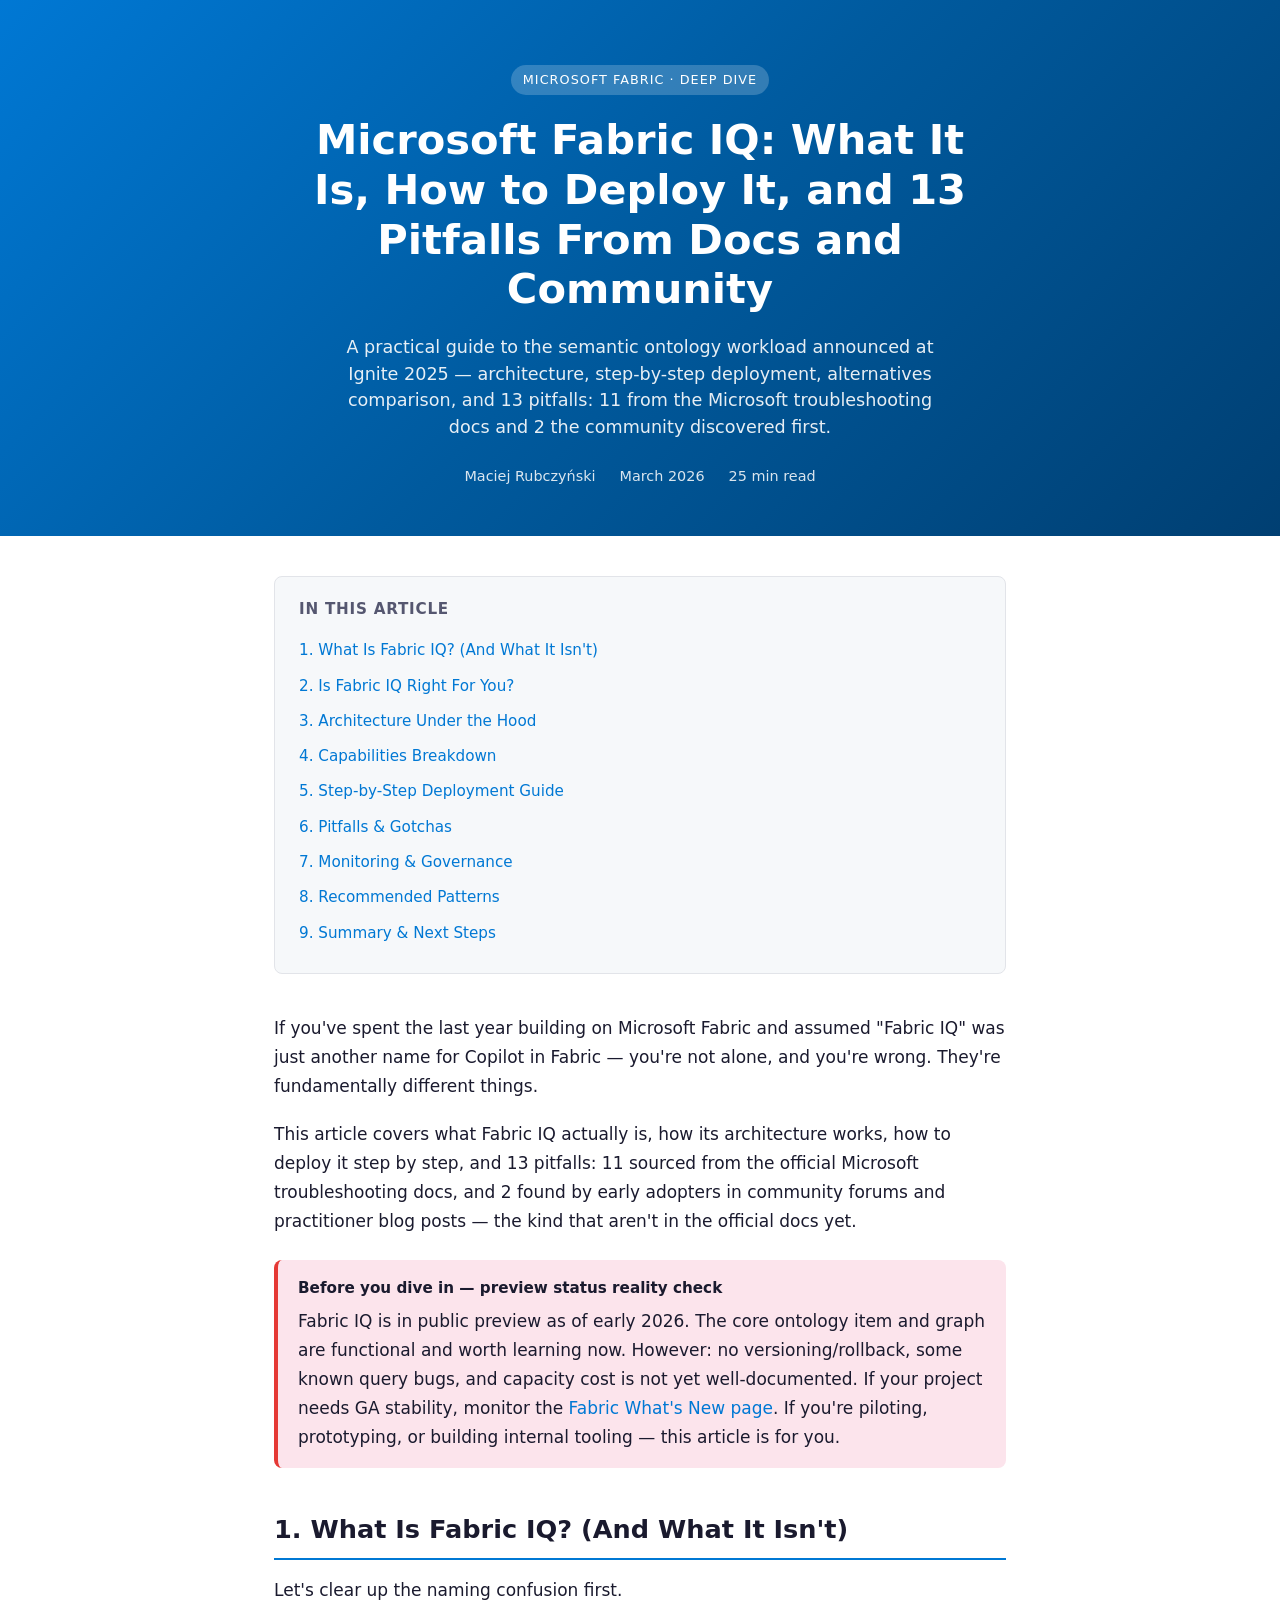
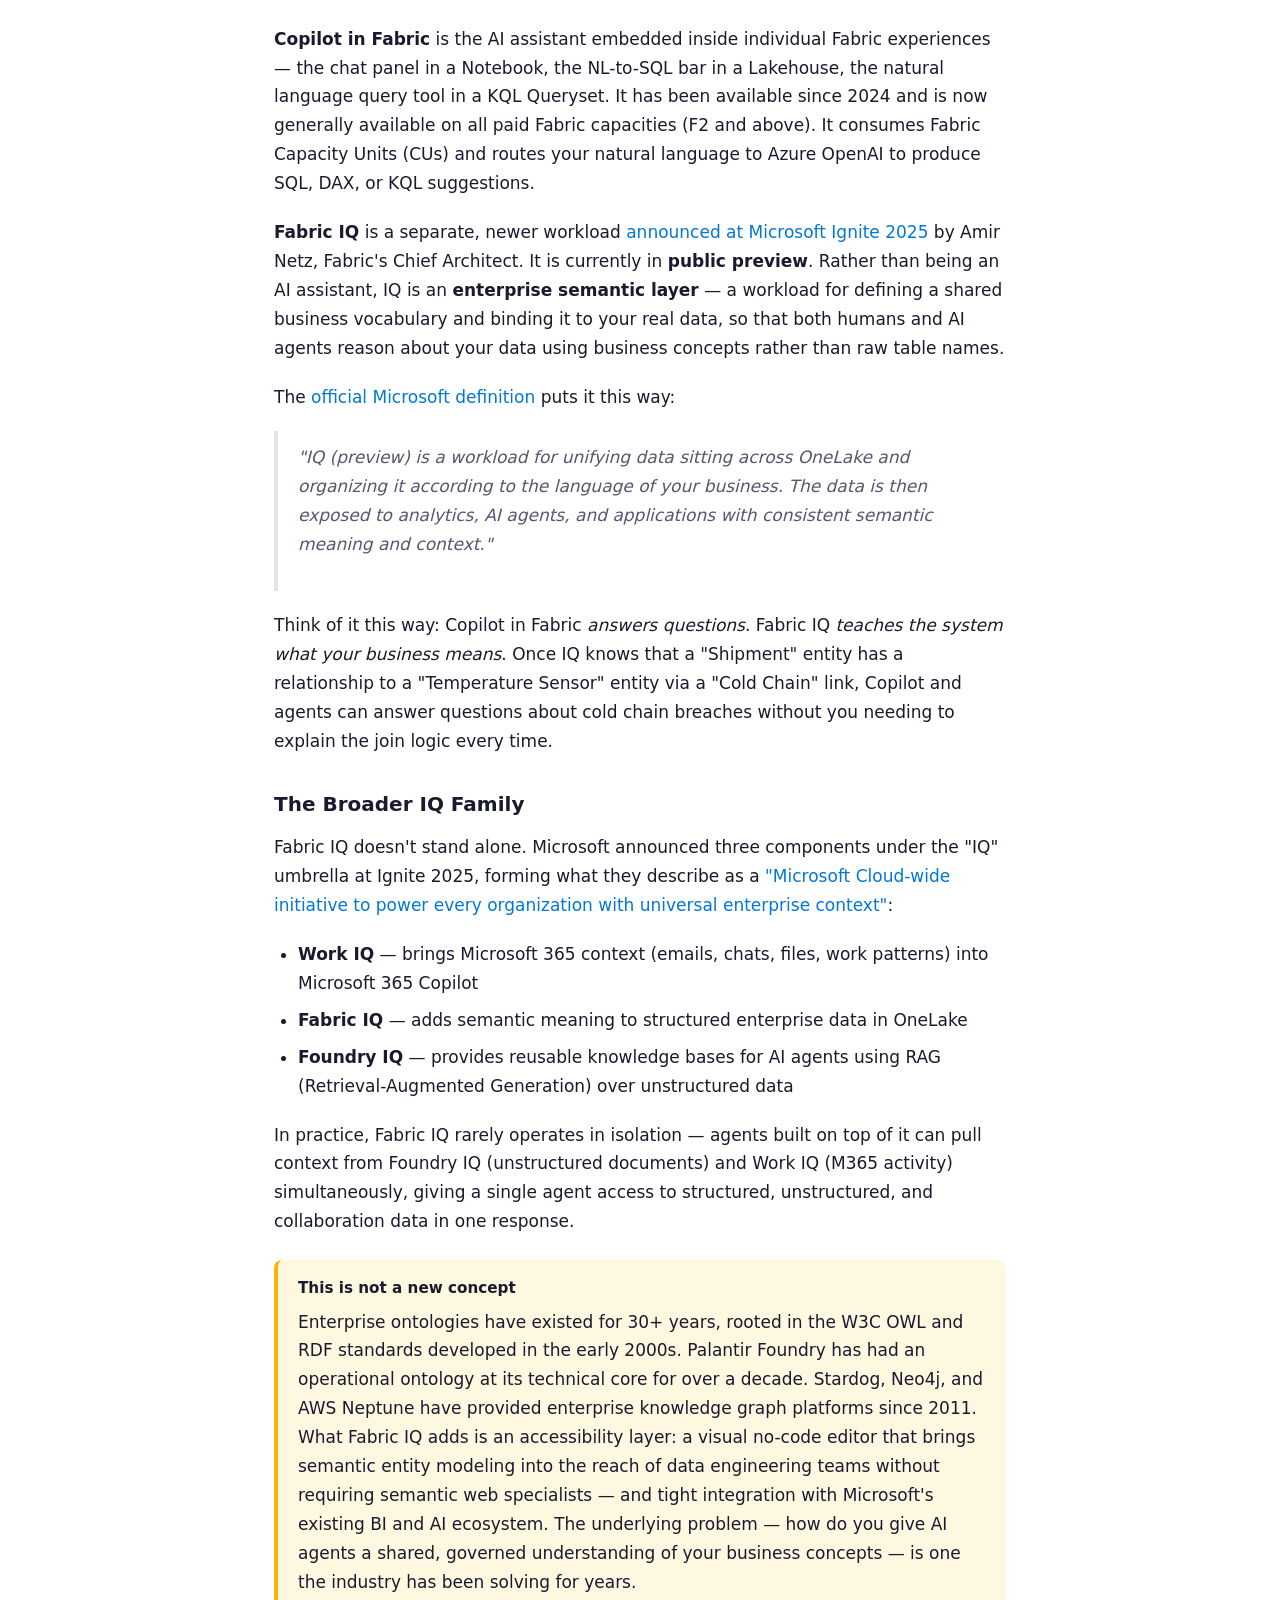
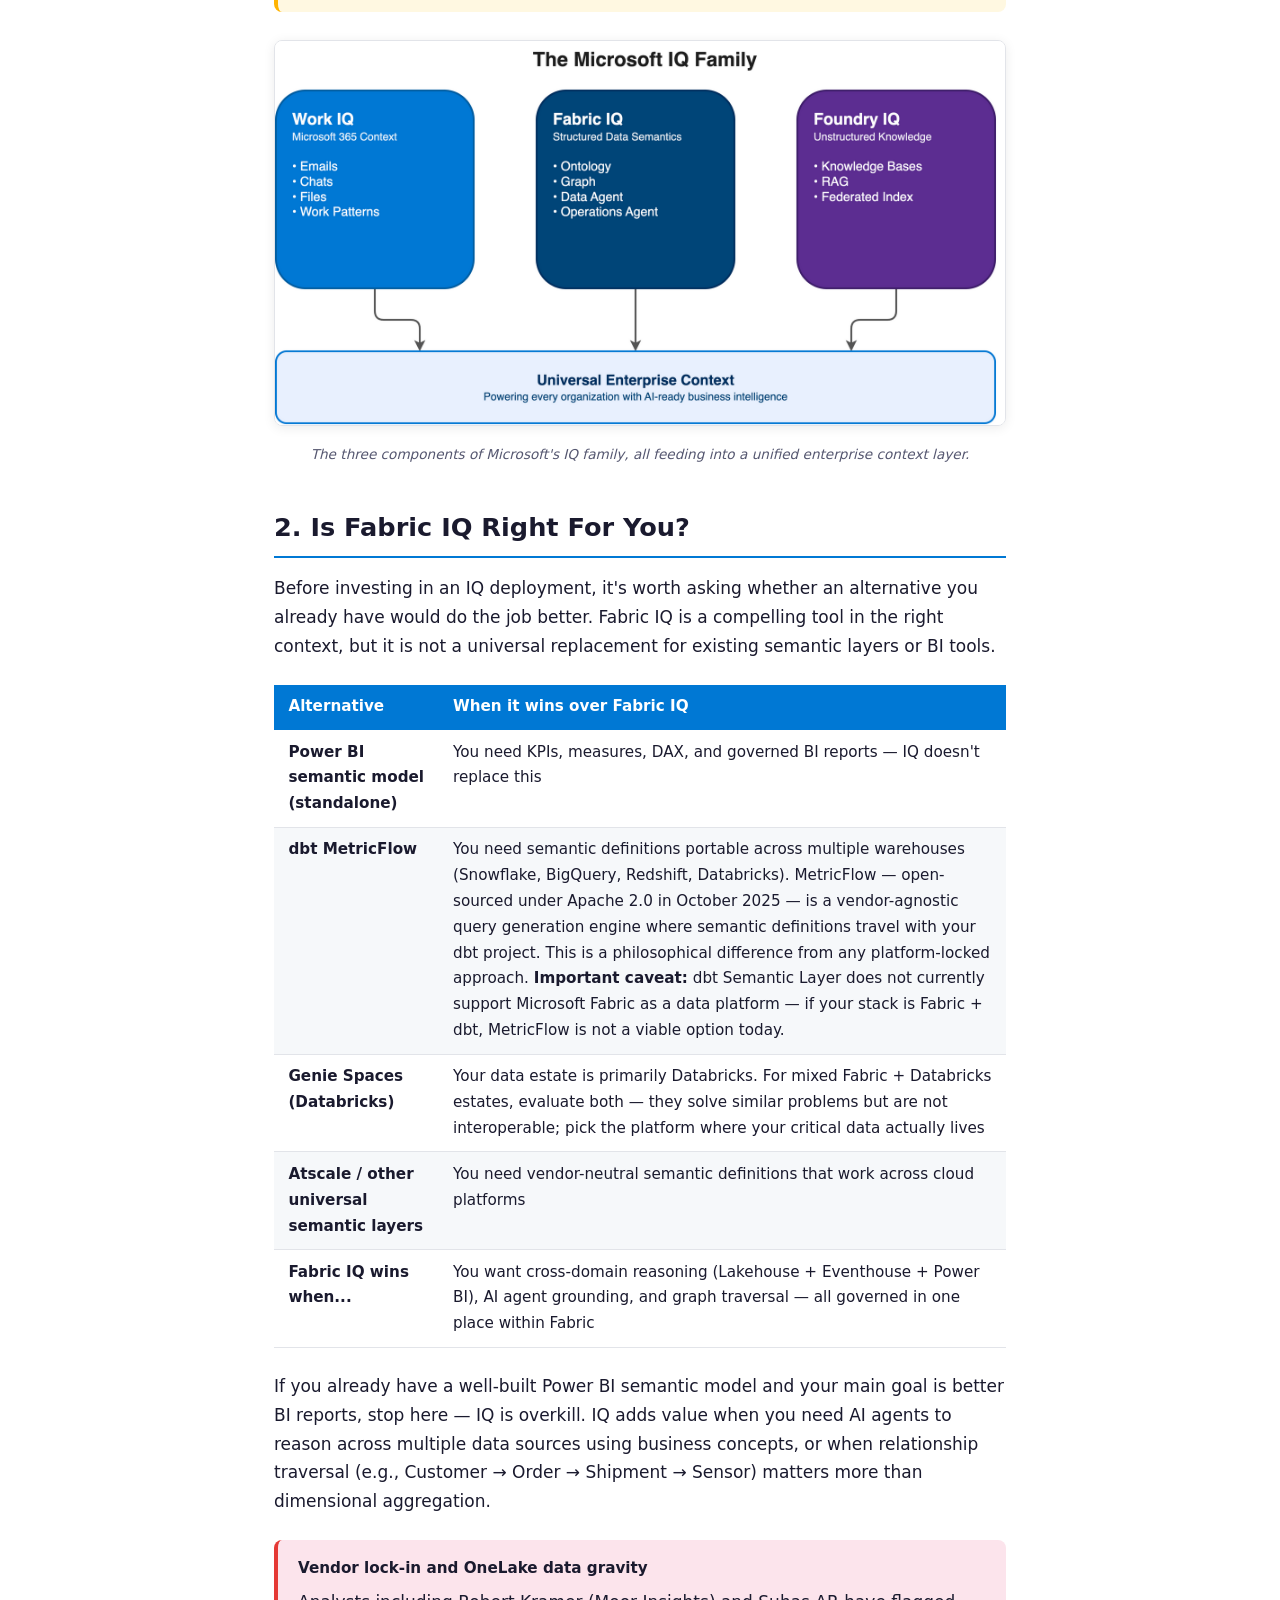
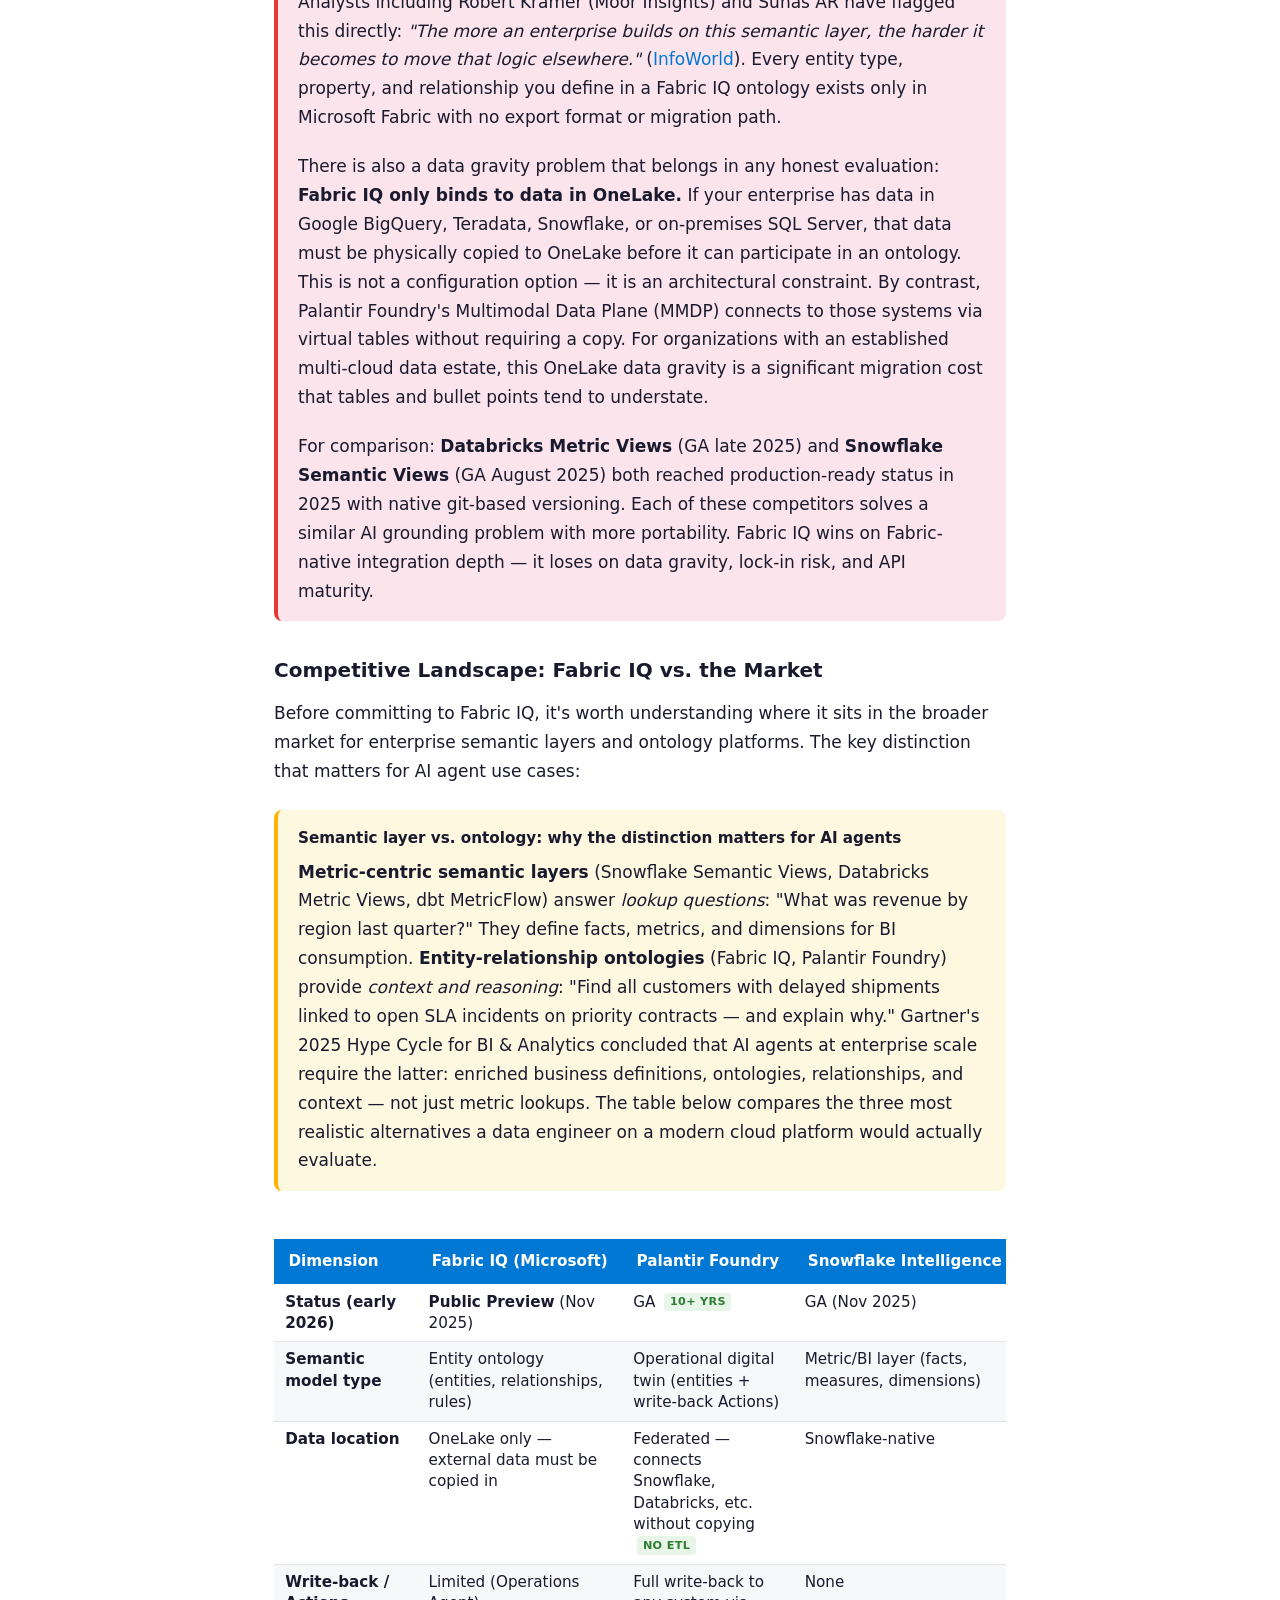
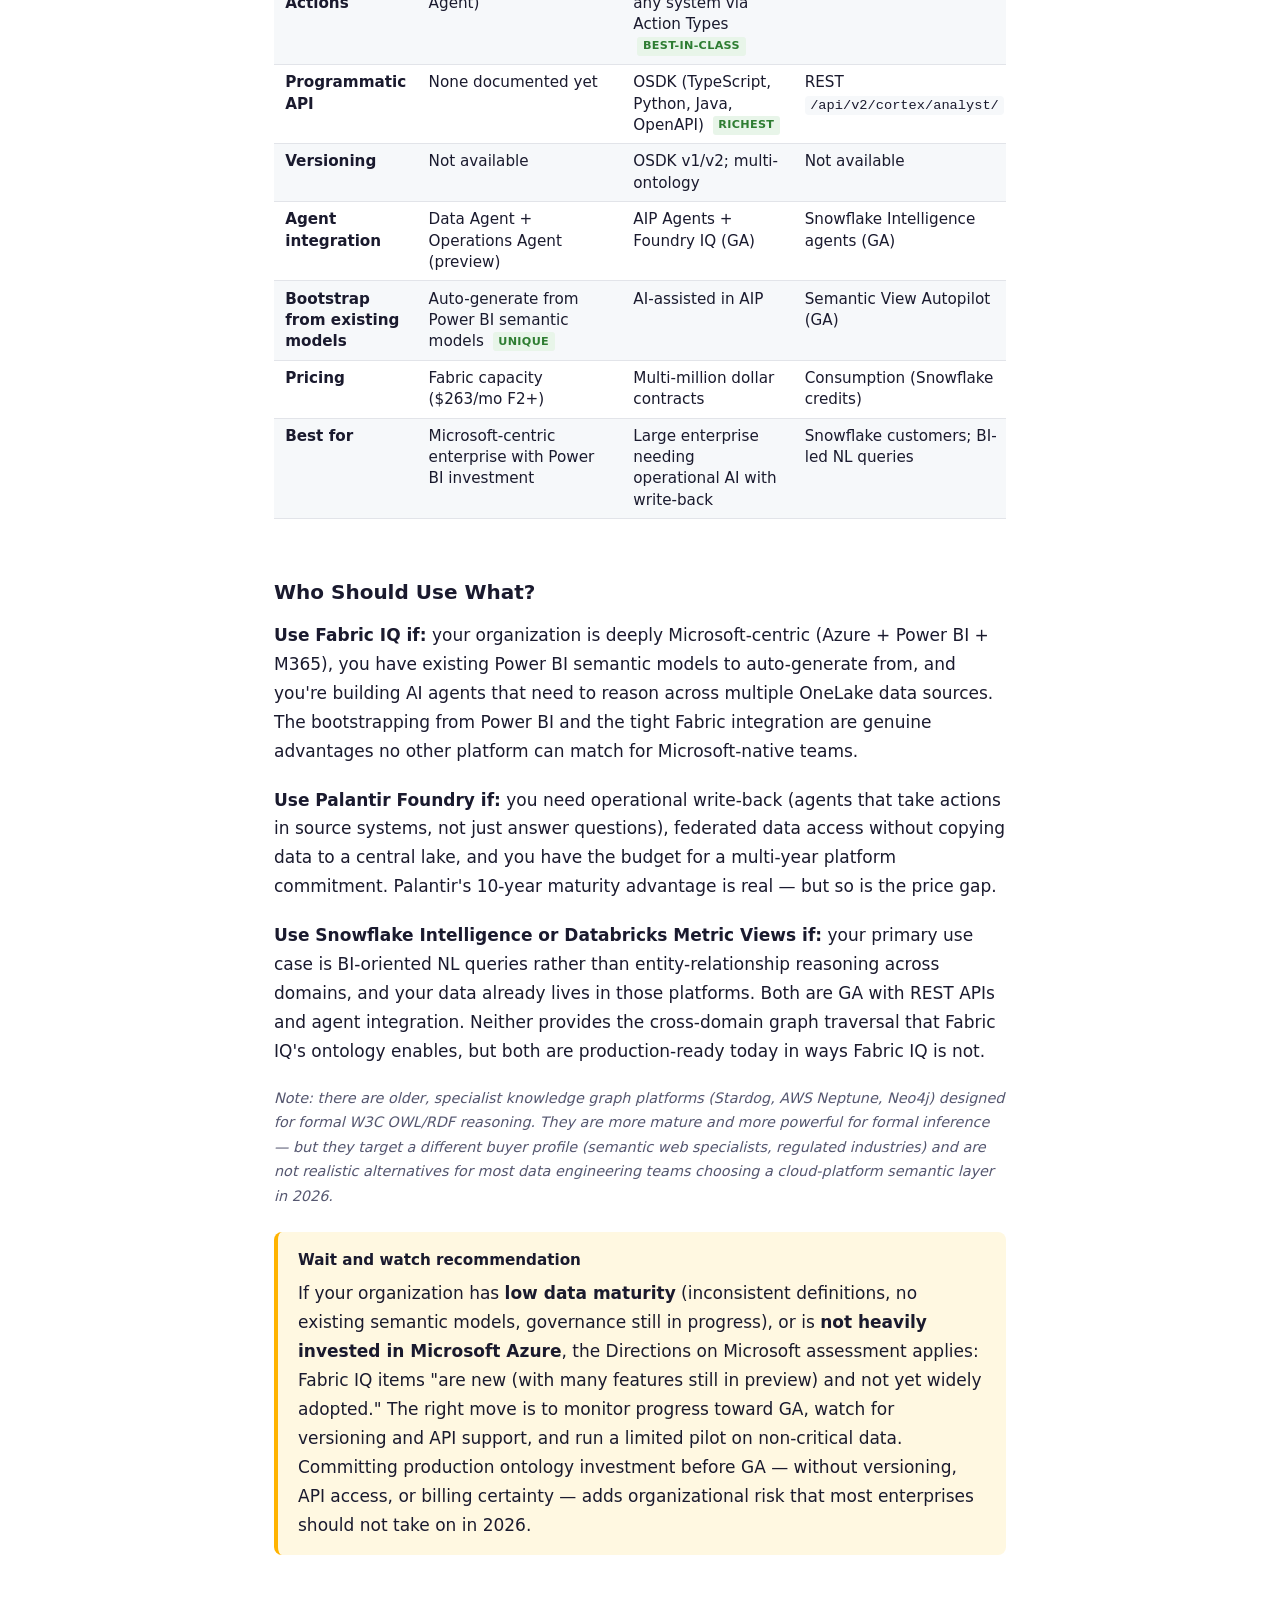
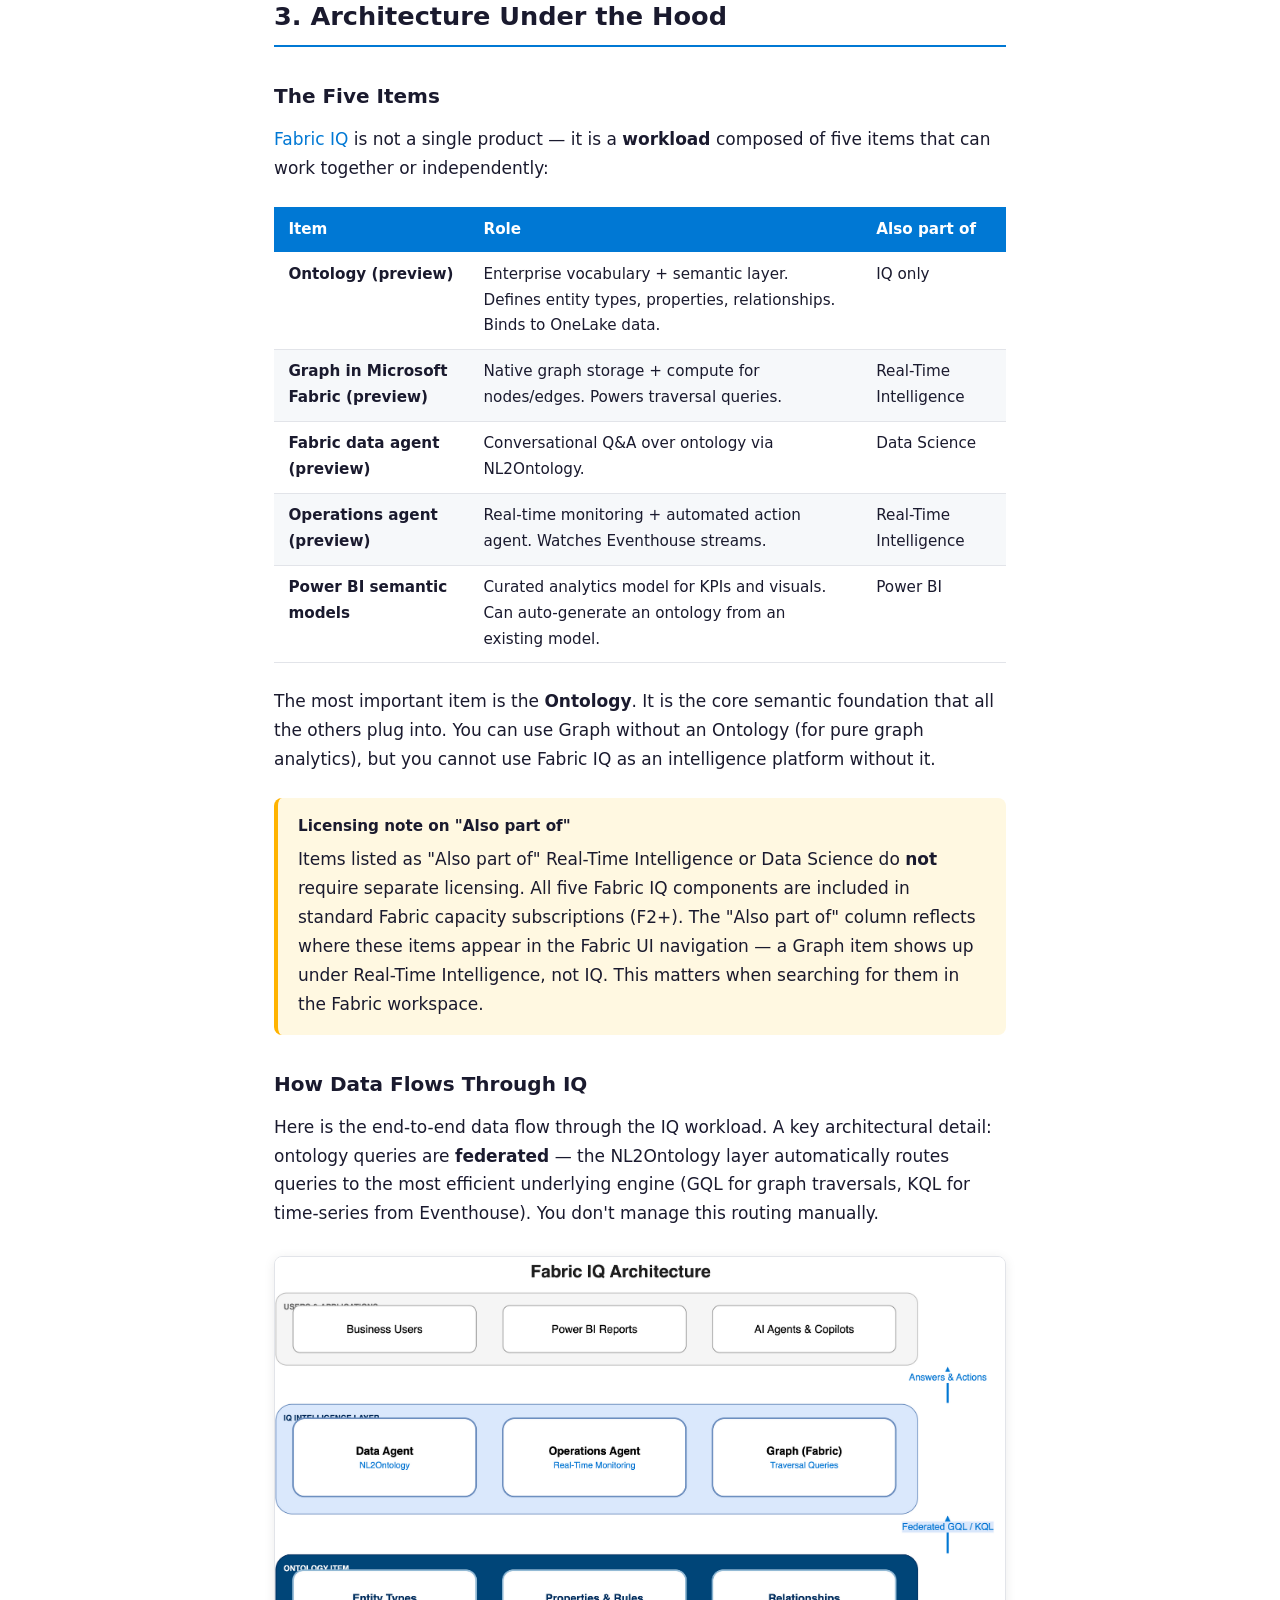
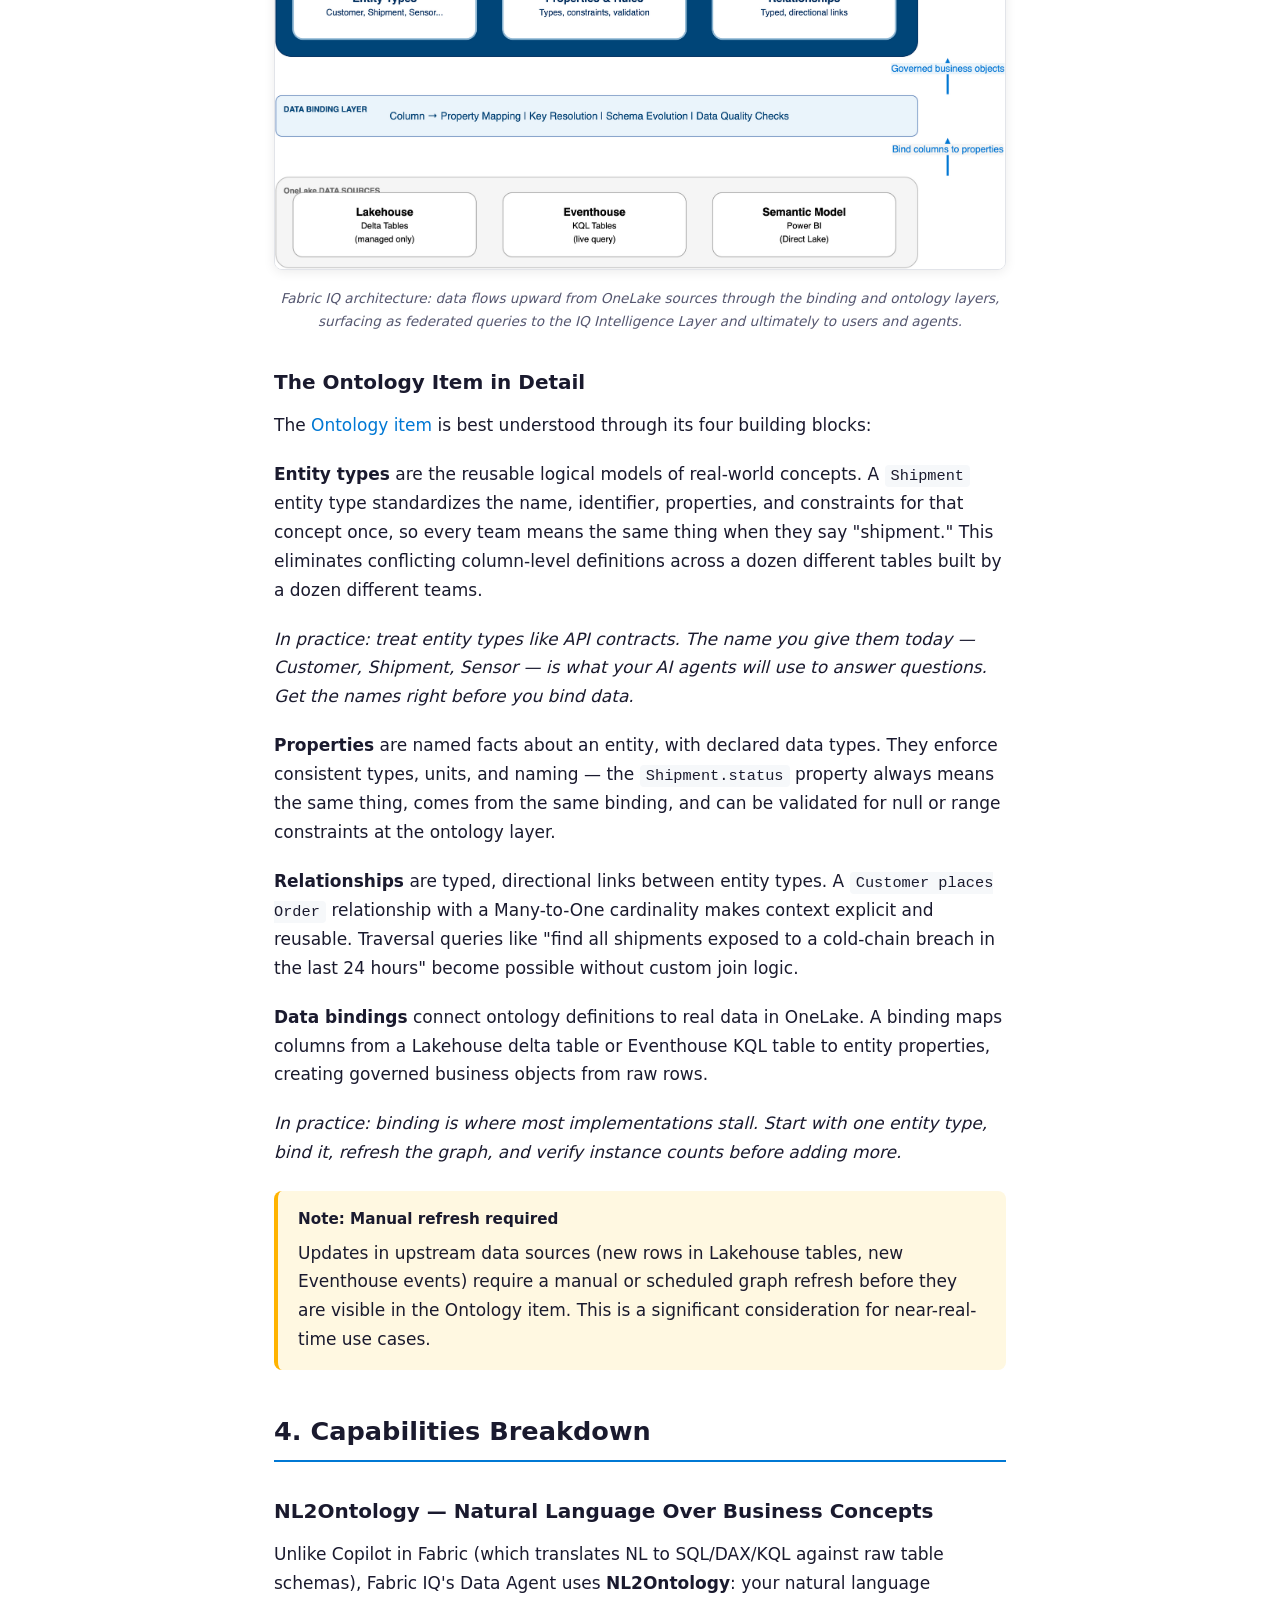
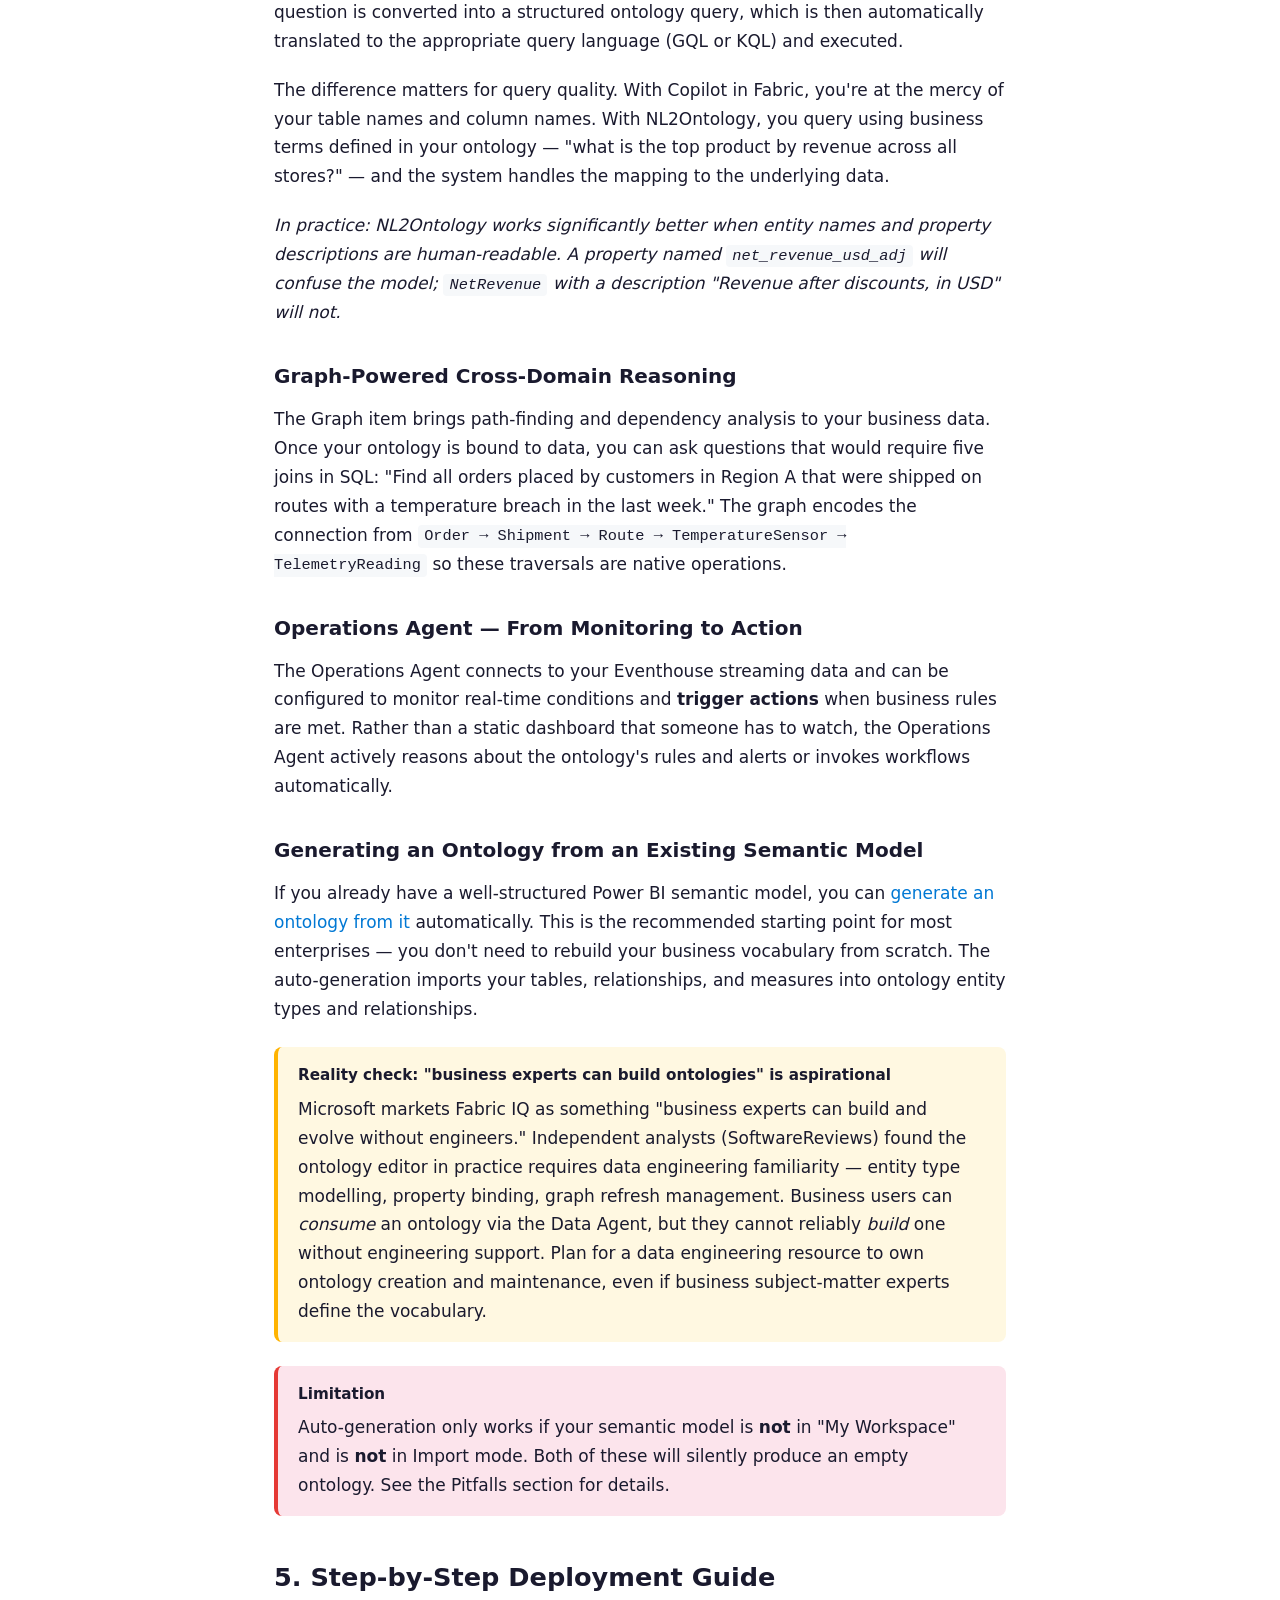
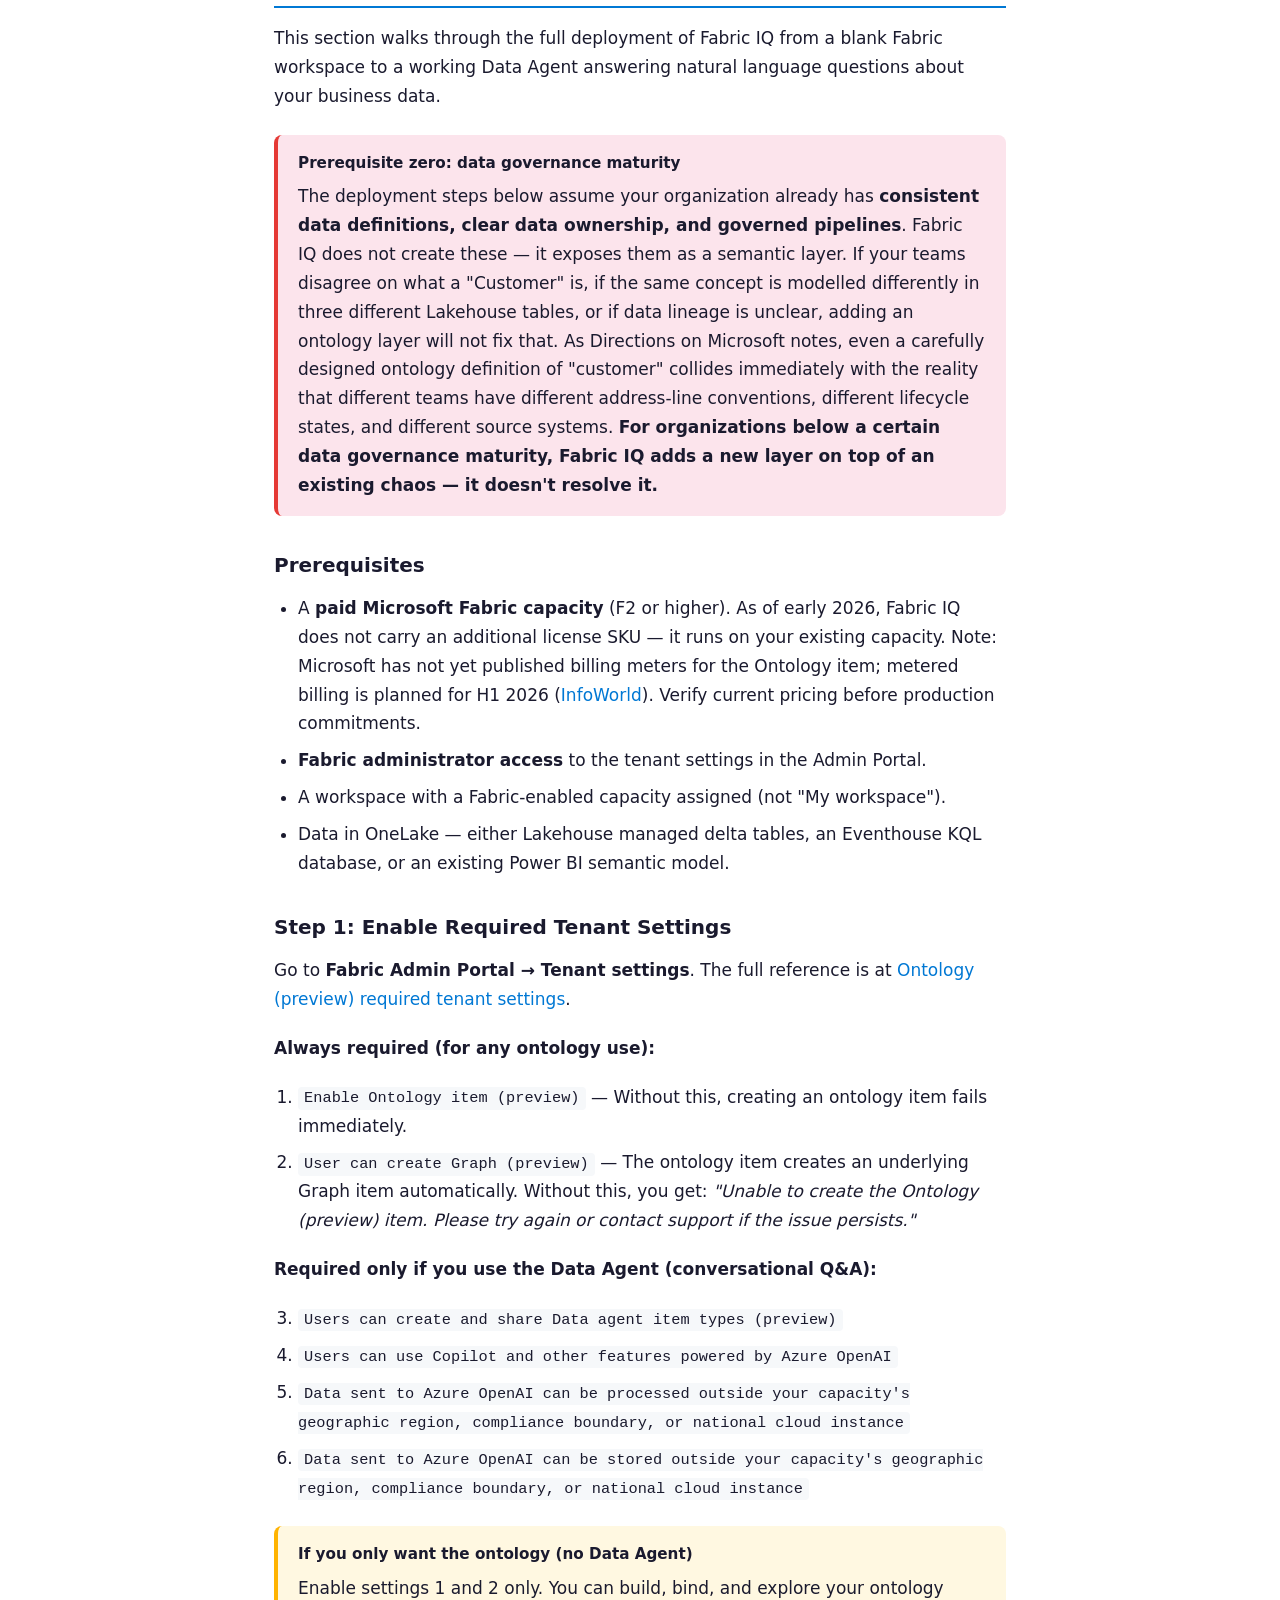
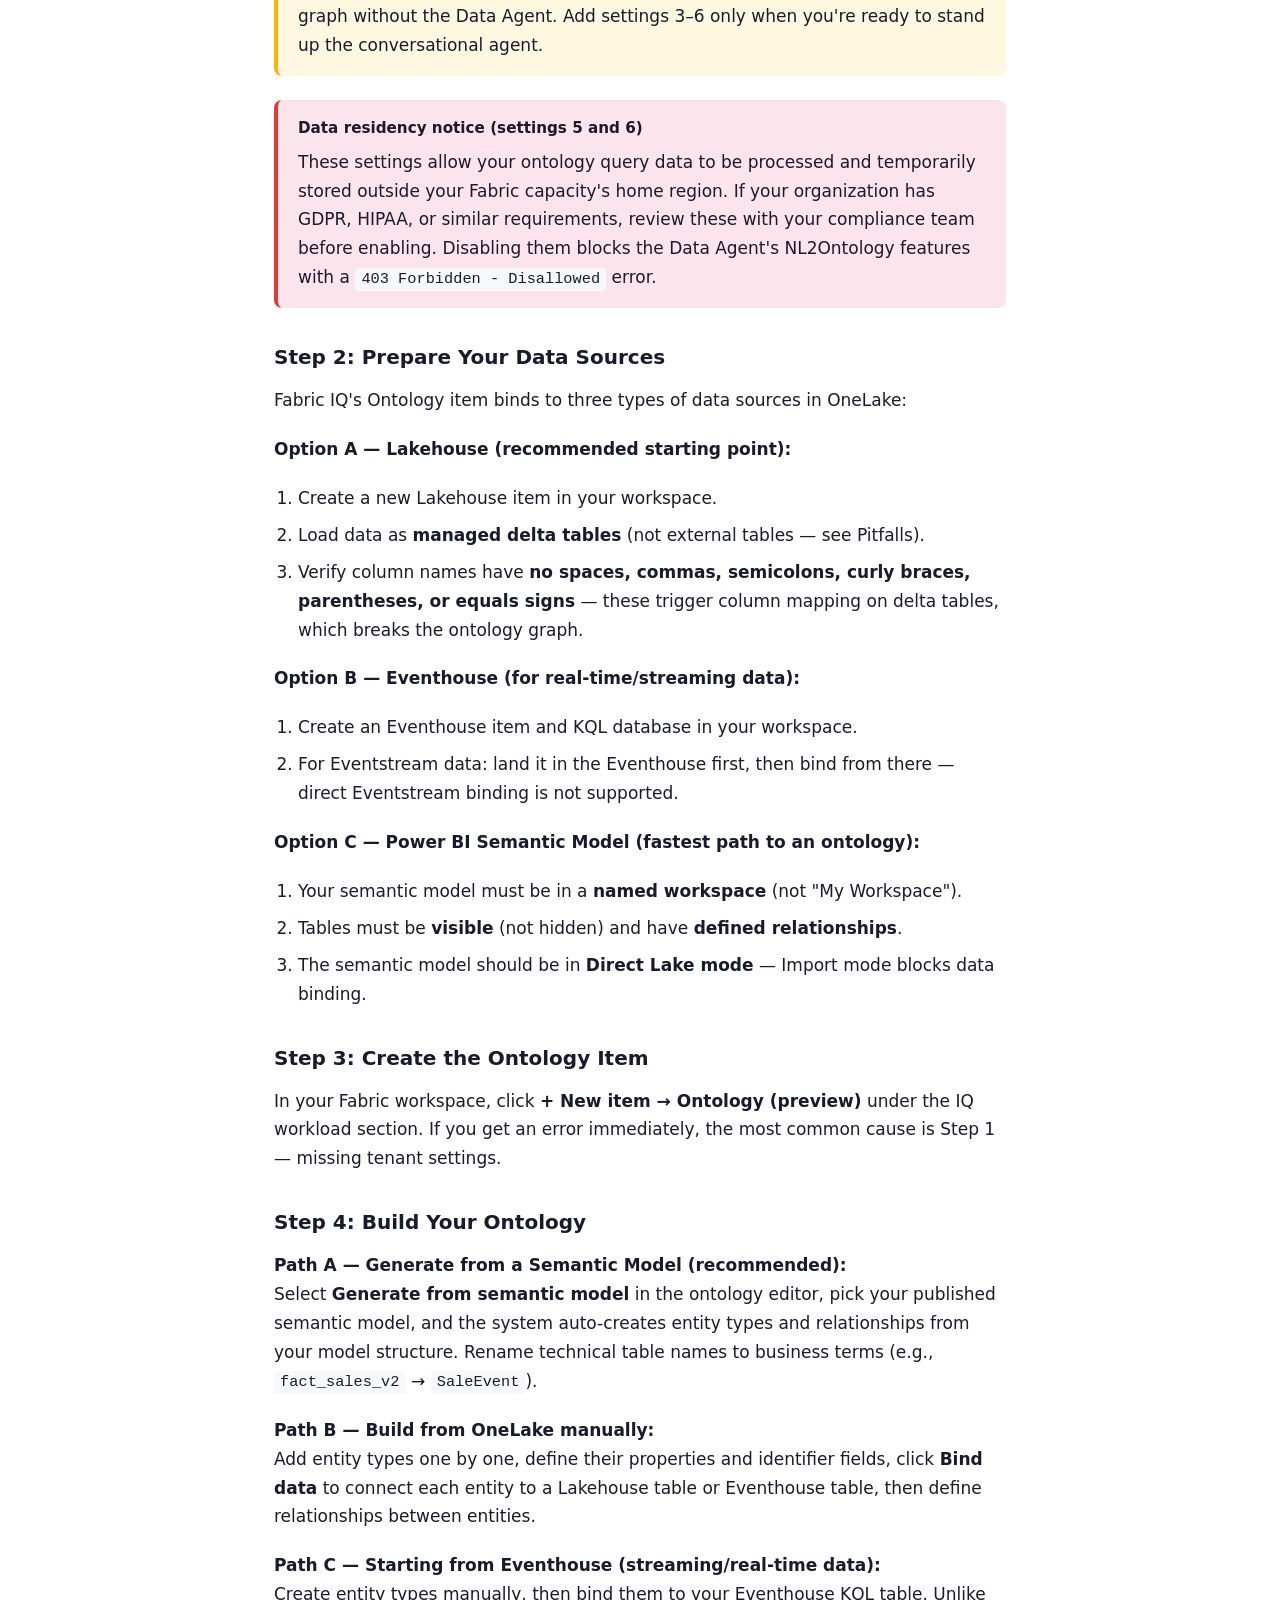
<file: static/fabric-iq-deep-dive/index.html>
<!DOCTYPE html>
<html lang="en">
<head>
    <meta charset="UTF-8">
    <meta name="viewport" content="width=device-width, initial-scale=1.0">
    <meta name="description" content="A deep dive into Microsoft Fabric IQ: what the semantic ontology workload is, how to deploy it step by step, and 13 pitfalls — 11 from the official docs and 2 the community found first.">
    <meta name="author" content="Maciej Rubczyński">
    <meta property="og:title" content="Microsoft Fabric IQ: What It Is, How to Deploy It, and 13 Pitfalls From Docs and Community">
    <meta property="og:description" content="A deep dive into Microsoft Fabric IQ: what the semantic ontology workload is, how to deploy it step by step, and 13 pitfalls — 11 from the official docs and 2 the community found first.">
    <meta property="og:type" content="article">
    <title>Microsoft Fabric IQ: What It Is, How to Deploy It, and 13 Pitfalls From Docs and Community</title>
    <style>
        *, *::before, *::after { box-sizing: border-box; margin: 0; padding: 0; }

        :root {
            --color-bg: #ffffff;
            --color-text: #1a1a2e;
            --color-text-secondary: #555770;
            --color-accent: #0078d4;
            --color-accent-light: #e8f4fd;
            --color-border: #e2e4e9;
            --color-code-bg: #f6f8fa;
            --color-callout-bg: #fff8e1;
            --color-callout-border: #ffb300;
            --color-tip-bg: #e8f5e9;
            --color-tip-border: #43a047;
            --color-warning-bg: #fce4ec;
            --color-warning-border: #e53935;
            --font-body: 'Segoe UI', -apple-system, BlinkMacSystemFont, system-ui, sans-serif;
            --font-mono: 'Cascadia Code', 'Fira Code', 'Consolas', monospace;
            --max-width: 780px;
        }

        body {
            font-family: var(--font-body);
            color: var(--color-text);
            background: var(--color-bg);
            line-height: 1.7;
            font-size: 17px;
            -webkit-font-smoothing: antialiased;
        }

        .article-hero {
            background: linear-gradient(135deg, #0078d4 0%, #005a9e 50%, #003f72 100%);
            color: white;
            padding: 4rem 2rem 3rem;
            text-align: center;
        }

        .article-hero .category {
            display: inline-block;
            background: rgba(255,255,255,0.2);
            padding: 0.25rem 0.75rem;
            border-radius: 20px;
            font-size: 0.8rem;
            text-transform: uppercase;
            letter-spacing: 0.08em;
            margin-bottom: 1.25rem;
        }

        .article-hero h1 {
            font-size: clamp(1.8rem, 4vw, 2.6rem);
            font-weight: 700;
            line-height: 1.2;
            max-width: 700px;
            margin: 0 auto 1.25rem;
        }

        .article-hero .subtitle {
            font-size: 1.1rem;
            opacity: 0.9;
            max-width: 600px;
            margin: 0 auto 1.5rem;
            line-height: 1.5;
        }

        .article-meta {
            display: flex;
            justify-content: center;
            gap: 1.5rem;
            font-size: 0.9rem;
            opacity: 0.85;
            flex-wrap: wrap;
        }

        .article-meta span {
            display: flex;
            align-items: center;
            gap: 0.35rem;
        }

        .article-container {
            max-width: var(--max-width);
            margin: 0 auto;
            padding: 2.5rem 1.5rem 4rem;
        }

        .article-container h2 {
            font-size: 1.6rem;
            font-weight: 700;
            margin: 2.5rem 0 1rem;
            color: var(--color-text);
            border-bottom: 2px solid var(--color-accent);
            padding-bottom: 0.4rem;
        }

        .article-container h3 {
            font-size: 1.25rem;
            font-weight: 600;
            margin: 2rem 0 0.75rem;
            color: var(--color-text);
        }

        .article-container p { margin-bottom: 1.25rem; }

        .article-container a {
            color: var(--color-accent);
            text-decoration: none;
            border-bottom: 1px solid transparent;
            transition: border-color 0.2s;
        }

        .article-container a:hover { border-bottom-color: var(--color-accent); }

        .article-container ul, .article-container ol {
            margin: 0 0 1.25rem 1.5rem;
        }

        .article-container li { margin-bottom: 0.5rem; }

        .article-container img {
            max-width: 100%;
            height: auto;
            border-radius: 8px;
            border: 1px solid var(--color-border);
            margin: 1.5rem 0;
            box-shadow: 0 2px 12px rgba(0,0,0,0.08);
        }

        .screenshot-wrapper {
            margin: 1.75rem 0;
            text-align: center;
        }

        .screenshot-wrapper img { margin: 0 0 0.5rem; }

        .screenshot-wrapper .caption {
            font-size: 0.85rem;
            color: var(--color-text-secondary);
            font-style: italic;
        }

        pre {
            background: var(--color-code-bg);
            border: 1px solid var(--color-border);
            border-radius: 8px;
            padding: 1.25rem;
            overflow-x: auto;
            margin: 1.25rem 0;
            font-size: 0.9rem;
            line-height: 1.6;
        }

        pre code {
            font-family: var(--font-mono);
            background: none;
            padding: 0;
            border-radius: 0;
            font-size: inherit;
        }

        code {
            font-family: var(--font-mono);
            background: var(--color-code-bg);
            padding: 0.15em 0.4em;
            border-radius: 4px;
            font-size: 0.9em;
        }

        .callout {
            padding: 1rem 1.25rem;
            border-radius: 8px;
            margin: 1.5rem 0;
            border-left: 4px solid;
        }

        .callout-tip { background: var(--color-tip-bg); border-color: var(--color-tip-border); }
        .callout-warning { background: var(--color-warning-bg); border-color: var(--color-warning-border); }
        .callout-note { background: var(--color-callout-bg); border-color: var(--color-callout-border); }

        .callout-title {
            font-weight: 600;
            margin-bottom: 0.35rem;
            font-size: 0.95rem;
        }

        .callout p:last-child { margin-bottom: 0; }

        .toc {
            background: var(--color-code-bg);
            border: 1px solid var(--color-border);
            border-radius: 8px;
            padding: 1.25rem 1.5rem;
            margin: 0 0 2.5rem;
        }

        .toc-title {
            font-weight: 700;
            margin-bottom: 0.75rem;
            font-size: 0.95rem;
            color: var(--color-text-secondary);
            text-transform: uppercase;
            letter-spacing: 0.05em;
        }

        .toc ul { list-style: none; margin: 0; padding: 0; }
        .toc li { margin-bottom: 0.4rem; }
        .toc a { color: var(--color-accent); font-size: 0.95rem; }

        /* Pitfall boxes */
        .pitfall {
            border: 1px solid #f5c6cb;
            background: #fff5f5;
            border-radius: 8px;
            padding: 1.25rem 1.5rem;
            margin: 2rem 0;
        }

        .pitfall h3 {
            color: #c0392b;
            margin-top: 0;
            margin-bottom: 1rem;
            font-size: 1.1rem;
        }

        .pitfall-label {
            font-weight: 600;
            color: var(--color-text-secondary);
            font-size: 0.85rem;
            text-transform: uppercase;
            letter-spacing: 0.04em;
            margin-bottom: 0.2rem;
        }

        .pitfall p { margin-bottom: 0.75rem; }

        /* Data flow diagram */
        .data-flow {
            background: #f0f4f9;
            border: 1px solid #c8d8ec;
            border-radius: 8px;
            padding: 1.25rem 1.5rem;
            margin: 1.5rem 0;
            font-family: var(--font-mono);
            font-size: 0.85rem;
            line-height: 1.8;
            overflow-x: auto;
        }

        /* Comparison table */
        .article-container table {
            width: 100%;
            border-collapse: collapse;
            margin: 1.5rem 0;
            font-size: 0.95rem;
        }

        .article-container th {
            background: var(--color-accent);
            color: white;
            padding: 0.6rem 0.9rem;
            text-align: left;
            font-weight: 600;
        }

        .article-container td {
            padding: 0.6rem 0.9rem;
            border-bottom: 1px solid var(--color-border);
            vertical-align: top;
        }

        .article-container tr:nth-child(even) td { background: var(--color-code-bg); }

        /* Checklist */
        .checklist {
            list-style: none;
            margin-left: 0;
            padding-left: 0;
        }

        .checklist li {
            padding-left: 2rem;
            position: relative;
            margin-bottom: 0.5rem;
        }

        .checklist li::before {
            content: "✓";
            position: absolute;
            left: 0;
            color: #43a047;
            font-weight: 700;
        }

        .references {
            background: var(--color-code-bg);
            border: 1px solid var(--color-border);
            border-radius: 8px;
            padding: 1.5rem 1.75rem;
            margin: 2.5rem 0;
        }

        .references h2 {
            font-size: 1.3rem;
            border-bottom: 2px solid var(--color-accent);
            padding-bottom: 0.4rem;
            margin: 0 0 1rem;
        }

        .references ol { margin: 0; padding-left: 1.25rem; }

        .references li {
            margin-bottom: 0.6rem;
            font-size: 0.92rem;
            line-height: 1.5;
        }

        .references li a {
            color: var(--color-accent);
            text-decoration: none;
            font-weight: 500;
        }

        .references li a:hover { text-decoration: underline; }

        .source-type {
            display: inline-block;
            background: var(--color-accent-light);
            color: var(--color-accent);
            padding: 0.1rem 0.45rem;
            border-radius: 3px;
            font-size: 0.75rem;
            font-weight: 600;
            margin-left: 0.35rem;
            vertical-align: middle;
            text-transform: uppercase;
            letter-spacing: 0.03em;
        }

        .source-desc {
            color: var(--color-text-secondary);
            font-size: 0.85rem;
        }

        .article-footer {
            border-top: 1px solid var(--color-border);
            margin-top: 3rem;
            padding-top: 1.5rem;
            font-size: 0.9rem;
            color: var(--color-text-secondary);
        }

        .article-footer .tags {
            display: flex;
            gap: 0.5rem;
            flex-wrap: wrap;
            margin-top: 0.75rem;
        }

        .article-footer .tag {
            background: var(--color-accent-light);
            color: var(--color-accent);
            padding: 0.2rem 0.6rem;
            border-radius: 4px;
            font-size: 0.8rem;
        }

        blockquote {
            border-left: 4px solid var(--color-border);
            padding: 0.75rem 1.25rem;
            margin: 1.25rem 0;
            color: var(--color-text-secondary);
            font-style: italic;
        }

        blockquote p { margin-bottom: 0; }

        .comparison-table {
            font-size: 0.83rem;
            width: 100%;
        }

        .comparison-table th {
            white-space: nowrap;
        }

        .comparison-table td {
            padding: 0.45rem 0.7rem;
            vertical-align: top;
            line-height: 1.4;
        }

        .comparison-table .dim-label {
            font-weight: 600;
            color: var(--color-text);
        }

        .winner-badge {
            display: inline-block;
            background: #e8f5e9;
            color: #2e7d32;
            padding: 0.1rem 0.35rem;
            border-radius: 3px;
            font-size: 0.7rem;
            font-weight: 700;
            text-transform: uppercase;
            letter-spacing: 0.03em;
            margin-left: 0.25rem;
            vertical-align: middle;
        }

        @media (max-width: 600px) {
            .article-hero { padding: 2.5rem 1.25rem 2rem; }
            .article-container { padding: 1.5rem 1rem 3rem; }
            .article-meta { flex-direction: column; align-items: center; gap: 0.5rem; }
            .article-container table { display: block; overflow-x: auto; -webkit-overflow-scrolling: touch; }
        }
    </style>
</head>
<body>

<header class="article-hero">
    <div class="category">Microsoft Fabric · Deep Dive</div>
    <h1>Microsoft Fabric IQ: What It Is, How to Deploy It, and 13 Pitfalls From Docs and Community</h1>
    <p class="subtitle">A practical guide to the semantic ontology workload announced at Ignite 2025 — architecture, step-by-step deployment, alternatives comparison, and 13 pitfalls: 11 from the Microsoft troubleshooting docs and 2 the community discovered first.</p>
    <div class="article-meta">
        <span>Maciej Rubczyński</span>
        <span>March 2026</span>
        <span>25 min read</span>
    </div>
</header>

<main class="article-container">

    <!-- TABLE OF CONTENTS -->
    <nav class="toc">
        <div class="toc-title">In this article</div>
        <ul>
            <li><a href="#what-is-fabric-iq">1. What Is Fabric IQ? (And What It Isn't)</a></li>
            <li><a href="#alternatives">2. Is Fabric IQ Right For You?</a></li>
            <li><a href="#architecture">3. Architecture Under the Hood</a></li>
            <li><a href="#capabilities">4. Capabilities Breakdown</a></li>
            <li><a href="#deployment">5. Step-by-Step Deployment Guide</a></li>
            <li><a href="#pitfalls">6. Pitfalls &amp; Gotchas</a></li>
            <li><a href="#monitoring">7. Monitoring &amp; Governance</a></li>
            <li><a href="#patterns">8. Recommended Patterns</a></li>
            <li><a href="#summary">9. Summary &amp; Next Steps</a></li>
        </ul>
    </nav>

    <!-- INTRO -->
    <p>If you've spent the last year building on Microsoft Fabric and assumed "Fabric IQ" was just another name for Copilot in Fabric — you're not alone, and you're wrong. They're fundamentally different things.</p>

    <p>This article covers what Fabric IQ actually is, how its architecture works, how to deploy it step by step, and 13 pitfalls: 11 sourced from the official Microsoft troubleshooting docs, and 2 found by early adopters in community forums and practitioner blog posts — the kind that aren't in the official docs yet.</p>

    <div class="callout callout-warning">
        <div class="callout-title">Before you dive in — preview status reality check</div>
        <p>Fabric IQ is in public preview as of early 2026. The core ontology item and graph are functional and worth learning now. However: no versioning/rollback, some known query bugs, and capacity cost is not yet well-documented. If your project needs GA stability, monitor the <a href="https://learn.microsoft.com/en-us/fabric/fundamentals/whats-new" target="_blank">Fabric What's New page</a>. If you're piloting, prototyping, or building internal tooling — this article is for you.</p>
    </div>

    <!-- SECTION 1 -->
    <h2 id="what-is-fabric-iq">1. What Is Fabric IQ? (And What It Isn't)</h2>

    <p>Let's clear up the naming confusion first.</p>

    <p><strong>Copilot in Fabric</strong> is the AI assistant embedded inside individual Fabric experiences — the chat panel in a Notebook, the NL-to-SQL bar in a Lakehouse, the natural language query tool in a KQL Queryset. It has been available since 2024 and is now generally available on all paid Fabric capacities (F2 and above). It consumes Fabric Capacity Units (CUs) and routes your natural language to Azure OpenAI to produce SQL, DAX, or KQL suggestions.</p>

    <p><strong>Fabric IQ</strong> is a separate, newer workload <a href="https://community.fabric.microsoft.com/t5/Webinars-and-Video-Gallery/Introduction-of-Microsoft-Fabric-IQ-by-Amir-Netz-at-Microsoft/m-p/4881356" target="_blank">announced at Microsoft Ignite 2025</a> by Amir Netz, Fabric's Chief Architect. It is currently in <strong>public preview</strong>. Rather than being an AI assistant, IQ is an <strong>enterprise semantic layer</strong> — a workload for defining a shared business vocabulary and binding it to your real data, so that both humans and AI agents reason about your data using business concepts rather than raw table names.</p>

    <p>The <a href="https://learn.microsoft.com/en-us/fabric/iq/overview" target="_blank">official Microsoft definition</a> puts it this way:</p>

    <blockquote>
        <p>"IQ (preview) is a workload for unifying data sitting across OneLake and organizing it according to the language of your business. The data is then exposed to analytics, AI agents, and applications with consistent semantic meaning and context."</p>
    </blockquote>

    <p>Think of it this way: Copilot in Fabric <em>answers questions</em>. Fabric IQ <em>teaches the system what your business means</em>. Once IQ knows that a "Shipment" entity has a relationship to a "Temperature Sensor" entity via a "Cold Chain" link, Copilot and agents can answer questions about cold chain breaches without you needing to explain the join logic every time.</p>

    <h3>The Broader IQ Family</h3>

    <p>Fabric IQ doesn't stand alone. Microsoft announced three components under the "IQ" umbrella at Ignite 2025, forming what they describe as a <a href="https://cloudwars.com/ai/microsoft-debuts-work-iq-fabric-iq-and-foundry-iq-a-unified-intelligence-layer-for-the-ai-powered-enterprise/" target="_blank">"Microsoft Cloud-wide initiative to power every organization with universal enterprise context"</a>:</p>

    <ul>
        <li><strong>Work IQ</strong> — brings Microsoft 365 context (emails, chats, files, work patterns) into Microsoft 365 Copilot</li>
        <li><strong>Fabric IQ</strong> — adds semantic meaning to structured enterprise data in OneLake</li>
        <li><strong>Foundry IQ</strong> — provides reusable knowledge bases for AI agents using RAG (Retrieval-Augmented Generation) over unstructured data</li>
    </ul>

    <p>In practice, Fabric IQ rarely operates in isolation — agents built on top of it can pull context from Foundry IQ (unstructured documents) and Work IQ (M365 activity) simultaneously, giving a single agent access to structured, unstructured, and collaboration data in one response.</p>

    <div class="callout callout-note">
        <div class="callout-title">This is not a new concept</div>
        <p>Enterprise ontologies have existed for 30+ years, rooted in the W3C OWL and RDF standards developed in the early 2000s. Palantir Foundry has had an operational ontology at its technical core for over a decade. Stardog, Neo4j, and AWS Neptune have provided enterprise knowledge graph platforms since 2011. What Fabric IQ adds is an accessibility layer: a visual no-code editor that brings semantic entity modeling into the reach of data engineering teams without requiring semantic web specialists — and tight integration with Microsoft's existing BI and AI ecosystem. The underlying problem — how do you give AI agents a shared, governed understanding of your business concepts — is one the industry has been solving for years.</p>
    </div>

    <div class="screenshot-wrapper">
        <img src="./images/fabric-iq-ecosystem.png" alt="The Microsoft IQ Family — Work IQ, Fabric IQ, and Foundry IQ feeding into Universal Enterprise Context" />
        <div class="caption">The three components of Microsoft's IQ family, all feeding into a unified enterprise context layer.</div>
    </div>

    <!-- SECTION 2 -->
    <h2 id="alternatives">2. Is Fabric IQ Right For You?</h2>

    <p>Before investing in an IQ deployment, it's worth asking whether an alternative you already have would do the job better. Fabric IQ is a compelling tool in the right context, but it is not a universal replacement for existing semantic layers or BI tools.</p>

    <table>
        <thead>
            <tr><th>Alternative</th><th>When it wins over Fabric IQ</th></tr>
        </thead>
        <tbody>
            <tr>
                <td><strong>Power BI semantic model (standalone)</strong></td>
                <td>You need KPIs, measures, DAX, and governed BI reports — IQ doesn't replace this</td>
            </tr>
            <tr>
                <td><strong>dbt MetricFlow</strong></td>
                <td>You need semantic definitions portable across multiple warehouses (Snowflake, BigQuery, Redshift, Databricks). MetricFlow — open-sourced under Apache 2.0 in October 2025 — is a vendor-agnostic query generation engine where semantic definitions travel with your dbt project. This is a philosophical difference from any platform-locked approach. <strong>Important caveat:</strong> dbt Semantic Layer does not currently support Microsoft Fabric as a data platform — if your stack is Fabric + dbt, MetricFlow is not a viable option today.</td>
            </tr>
            <tr>
                <td><strong>Genie Spaces (Databricks)</strong></td>
                <td>Your data estate is primarily Databricks. For mixed Fabric + Databricks estates, evaluate both — they solve similar problems but are not interoperable; pick the platform where your critical data actually lives</td>
            </tr>
            <tr>
                <td><strong>Atscale / other universal semantic layers</strong></td>
                <td>You need vendor-neutral semantic definitions that work across cloud platforms</td>
            </tr>
            <tr>
                <td><strong>Fabric IQ wins when...</strong></td>
                <td>You want cross-domain reasoning (Lakehouse + Eventhouse + Power BI), AI agent grounding, and graph traversal — all governed in one place within Fabric</td>
            </tr>
        </tbody>
    </table>

    <p>If you already have a well-built Power BI semantic model and your main goal is better BI reports, stop here — IQ is overkill. IQ adds value when you need AI agents to reason across multiple data sources using business concepts, or when relationship traversal (e.g., Customer → Order → Shipment → Sensor) matters more than dimensional aggregation.</p>

    <div class="callout callout-warning">
        <div class="callout-title">Vendor lock-in and OneLake data gravity</div>
        <p>Analysts including Robert Kramer (Moor Insights) and Suhas AR have flagged this directly: <em>"The more an enterprise builds on this semantic layer, the harder it becomes to move that logic elsewhere."</em> (<a href="https://www.infoworld.com/article/4093181/microsoft-fabric-iq-adds-semantic-intelligence-layer-to-fabric.html" target="_blank">InfoWorld</a>). Every entity type, property, and relationship you define in a Fabric IQ ontology exists only in Microsoft Fabric with no export format or migration path.</p>
        <p>There is also a data gravity problem that belongs in any honest evaluation: <strong>Fabric IQ only binds to data in OneLake.</strong> If your enterprise has data in Google BigQuery, Teradata, Snowflake, or on-premises SQL Server, that data must be physically copied to OneLake before it can participate in an ontology. This is not a configuration option — it is an architectural constraint. By contrast, Palantir Foundry's Multimodal Data Plane (MMDP) connects to those systems via virtual tables without requiring a copy. For organizations with an established multi-cloud data estate, this OneLake data gravity is a significant migration cost that tables and bullet points tend to understate.</p>
        <p>For comparison: <strong>Databricks Metric Views</strong> (GA late 2025) and <strong>Snowflake Semantic Views</strong> (GA August 2025) both reached production-ready status in 2025 with native git-based versioning. Each of these competitors solves a similar AI grounding problem with more portability. Fabric IQ wins on Fabric-native integration depth — it loses on data gravity, lock-in risk, and API maturity.</p>
    </div>

    <h3>Competitive Landscape: Fabric IQ vs. the Market</h3>

    <p>Before committing to Fabric IQ, it's worth understanding where it sits in the broader market for enterprise semantic layers and ontology platforms. The key distinction that matters for AI agent use cases:</p>

    <div class="callout callout-note">
        <div class="callout-title">Semantic layer vs. ontology: why the distinction matters for AI agents</div>
        <p><strong>Metric-centric semantic layers</strong> (Snowflake Semantic Views, Databricks Metric Views, dbt MetricFlow) answer <em>lookup questions</em>: "What was revenue by region last quarter?" They define facts, metrics, and dimensions for BI consumption. <strong>Entity-relationship ontologies</strong> (Fabric IQ, Palantir Foundry) provide <em>context and reasoning</em>: "Find all customers with delayed shipments linked to open SLA incidents on priority contracts — and explain why." Gartner's 2025 Hype Cycle for BI & Analytics concluded that AI agents at enterprise scale require the latter: enriched business definitions, ontologies, relationships, and context — not just metric lookups. The table below compares the three most realistic alternatives a data engineer on a modern cloud platform would actually evaluate.</p>
    </div>

    <div style="overflow-x: auto; margin: 1.5rem 0;">
    <table class="comparison-table">
        <thead>
            <tr>
                <th>Dimension</th>
                <th>Fabric IQ (Microsoft)</th>
                <th>Palantir Foundry</th>
                <th>Snowflake Intelligence</th>
                <th>Databricks UC Metric Views</th>
            </tr>
        </thead>
        <tbody>
            <tr>
                <td class="dim-label">Status (early 2026)</td>
                <td><strong>Public Preview</strong> (Nov 2025)</td>
                <td>GA <span class="winner-badge">10+ yrs</span></td>
                <td>GA (Nov 2025)</td>
                <td>GA (late 2025)</td>
            </tr>
            <tr>
                <td class="dim-label">Semantic model type</td>
                <td>Entity ontology (entities, relationships, rules)</td>
                <td>Operational digital twin (entities + write-back Actions)</td>
                <td>Metric/BI layer (facts, measures, dimensions)</td>
                <td>Metric/BI layer (measures, dimensions, YAML)</td>
            </tr>
            <tr>
                <td class="dim-label">Data location</td>
                <td>OneLake only — external data must be copied in</td>
                <td>Federated — connects Snowflake, Databricks, etc. without copying <span class="winner-badge">No ETL</span></td>
                <td>Snowflake-native</td>
                <td>Unity Catalog / Delta Lake</td>
            </tr>
            <tr>
                <td class="dim-label">Write-back / Actions</td>
                <td>Limited (Operations Agent)</td>
                <td>Full write-back to any system via Action Types <span class="winner-badge">Best-in-class</span></td>
                <td>None</td>
                <td>None</td>
            </tr>
            <tr>
                <td class="dim-label">Programmatic API</td>
                <td>None documented yet</td>
                <td>OSDK (TypeScript, Python, Java, OpenAPI) <span class="winner-badge">Richest</span></td>
                <td>REST <code>/api/v2/cortex/analyst/</code></td>
                <td>Genie Conversation API; DABs CI/CD</td>
            </tr>
            <tr>
                <td class="dim-label">Versioning</td>
                <td>Not available</td>
                <td>OSDK v1/v2; multi-ontology</td>
                <td>Not available</td>
                <td>YAML spec v1.1; Git via DABs <span class="winner-badge">CI/CD-ready</span></td>
            </tr>
            <tr>
                <td class="dim-label">Agent integration</td>
                <td>Data Agent + Operations Agent (preview)</td>
                <td>AIP Agents + Foundry IQ (GA)</td>
                <td>Snowflake Intelligence agents (GA)</td>
                <td>Genie + Azure AI Foundry connector (GA)</td>
            </tr>
            <tr>
                <td class="dim-label">Bootstrap from existing models</td>
                <td>Auto-generate from Power BI semantic models <span class="winner-badge">Unique</span></td>
                <td>AI-assisted in AIP</td>
                <td>Semantic View Autopilot (GA)</td>
                <td>Manual YAML</td>
            </tr>
            <tr>
                <td class="dim-label">Pricing</td>
                <td>Fabric capacity ($263/mo F2+)</td>
                <td>Multi-million dollar contracts</td>
                <td>Consumption (Snowflake credits)</td>
                <td>Databricks DBU-based</td>
            </tr>
            <tr>
                <td class="dim-label">Best for</td>
                <td>Microsoft-centric enterprise with Power BI investment</td>
                <td>Large enterprise needing operational AI with write-back</td>
                <td>Snowflake customers; BI-led NL queries</td>
                <td>Databricks lakehouse customers; ML teams</td>
            </tr>
        </tbody>
    </table>
    </div>

    <h3>Who Should Use What?</h3>

    <p><strong>Use Fabric IQ if:</strong> your organization is deeply Microsoft-centric (Azure + Power BI + M365), you have existing Power BI semantic models to auto-generate from, and you're building AI agents that need to reason across multiple OneLake data sources. The bootstrapping from Power BI and the tight Fabric integration are genuine advantages no other platform can match for Microsoft-native teams.</p>

    <p><strong>Use Palantir Foundry if:</strong> you need operational write-back (agents that take actions in source systems, not just answer questions), federated data access without copying data to a central lake, and you have the budget for a multi-year platform commitment. Palantir's 10-year maturity advantage is real — but so is the price gap.</p>

    <p><strong>Use Snowflake Intelligence or Databricks Metric Views if:</strong> your primary use case is BI-oriented NL queries rather than entity-relationship reasoning across domains, and your data already lives in those platforms. Both are GA with REST APIs and agent integration. Neither provides the cross-domain graph traversal that Fabric IQ's ontology enables, but both are production-ready today in ways Fabric IQ is not.</p>

    <p style="font-size:0.9rem;color:var(--color-text-secondary);"><em>Note: there are older, specialist knowledge graph platforms (Stardog, AWS Neptune, Neo4j) designed for formal W3C OWL/RDF reasoning. They are more mature and more powerful for formal inference — but they target a different buyer profile (semantic web specialists, regulated industries) and are not realistic alternatives for most data engineering teams choosing a cloud-platform semantic layer in 2026.</em></p>

    <div class="callout callout-note">
        <div class="callout-title">Wait and watch recommendation</div>
        <p>If your organization has <strong>low data maturity</strong> (inconsistent definitions, no existing semantic models, governance still in progress), or is <strong>not heavily invested in Microsoft Azure</strong>, the Directions on Microsoft assessment applies: Fabric IQ items "are new (with many features still in preview) and not yet widely adopted." The right move is to monitor progress toward GA, watch for versioning and API support, and run a limited pilot on non-critical data. Committing production ontology investment before GA — without versioning, API access, or billing certainty — adds organizational risk that most enterprises should not take on in 2026.</p>
    </div>

    <!-- SECTION 3 -->
    <h2 id="architecture">3. Architecture Under the Hood</h2>

    <h3>The Five Items</h3>

    <p><a href="https://learn.microsoft.com/en-us/fabric/iq/overview" target="_blank">Fabric IQ</a> is not a single product — it is a <strong>workload</strong> composed of five items that can work together or independently:</p>

    <table>
        <thead>
            <tr><th>Item</th><th>Role</th><th>Also part of</th></tr>
        </thead>
        <tbody>
            <tr>
                <td><strong>Ontology (preview)</strong></td>
                <td>Enterprise vocabulary + semantic layer. Defines entity types, properties, relationships. Binds to OneLake data.</td>
                <td>IQ only</td>
            </tr>
            <tr>
                <td><strong>Graph in Microsoft Fabric (preview)</strong></td>
                <td>Native graph storage + compute for nodes/edges. Powers traversal queries.</td>
                <td>Real-Time Intelligence</td>
            </tr>
            <tr>
                <td><strong>Fabric data agent (preview)</strong></td>
                <td>Conversational Q&amp;A over ontology via NL2Ontology.</td>
                <td>Data Science</td>
            </tr>
            <tr>
                <td><strong>Operations agent (preview)</strong></td>
                <td>Real-time monitoring + automated action agent. Watches Eventhouse streams.</td>
                <td>Real-Time Intelligence</td>
            </tr>
            <tr>
                <td><strong>Power BI semantic models</strong></td>
                <td>Curated analytics model for KPIs and visuals. Can auto-generate an ontology from an existing model.</td>
                <td>Power BI</td>
            </tr>
        </tbody>
    </table>

    <p>The most important item is the <strong>Ontology</strong>. It is the core semantic foundation that all the others plug into. You can use Graph without an Ontology (for pure graph analytics), but you cannot use Fabric IQ as an intelligence platform without it.</p>

    <div class="callout callout-note">
        <div class="callout-title">Licensing note on "Also part of"</div>
        <p>Items listed as "Also part of" Real-Time Intelligence or Data Science do <strong>not</strong> require separate licensing. All five Fabric IQ components are included in standard Fabric capacity subscriptions (F2+). The "Also part of" column reflects where these items appear in the Fabric UI navigation — a Graph item shows up under Real-Time Intelligence, not IQ. This matters when searching for them in the Fabric workspace.</p>
    </div>

    <h3>How Data Flows Through IQ</h3>

    <p>Here is the end-to-end data flow through the IQ workload. A key architectural detail: ontology queries are <strong>federated</strong> — the NL2Ontology layer automatically routes queries to the most efficient underlying engine (GQL for graph traversals, KQL for time-series from Eventhouse). You don't manage this routing manually.</p>

    <div class="screenshot-wrapper">
        <img src="./images/fabric-iq-architecture.png" alt="Fabric IQ Architecture — five layers from OneLake data sources through ontology to users and AI agents" />
        <div class="caption">Fabric IQ architecture: data flows upward from OneLake sources through the binding and ontology layers, surfacing as federated queries to the IQ Intelligence Layer and ultimately to users and agents.</div>
    </div>

    <h3>The Ontology Item in Detail</h3>

    <p>The <a href="https://learn.microsoft.com/en-us/fabric/iq/ontology/overview" target="_blank">Ontology item</a> is best understood through its four building blocks:</p>

    <p><strong>Entity types</strong> are the reusable logical models of real-world concepts. A <code>Shipment</code> entity type standardizes the name, identifier, properties, and constraints for that concept once, so every team means the same thing when they say "shipment." This eliminates conflicting column-level definitions across a dozen different tables built by a dozen different teams.</p>

    <p><em>In practice: treat entity types like API contracts. The name you give them today — Customer, Shipment, Sensor — is what your AI agents will use to answer questions. Get the names right before you bind data.</em></p>

    <p><strong>Properties</strong> are named facts about an entity, with declared data types. They enforce consistent types, units, and naming — the <code>Shipment.status</code> property always means the same thing, comes from the same binding, and can be validated for null or range constraints at the ontology layer.</p>

    <p><strong>Relationships</strong> are typed, directional links between entity types. A <code>Customer places Order</code> relationship with a Many-to-One cardinality makes context explicit and reusable. Traversal queries like "find all shipments exposed to a cold-chain breach in the last 24 hours" become possible without custom join logic.</p>

    <p><strong>Data bindings</strong> connect ontology definitions to real data in OneLake. A binding maps columns from a Lakehouse delta table or Eventhouse KQL table to entity properties, creating governed business objects from raw rows.</p>

    <p><em>In practice: binding is where most implementations stall. Start with one entity type, bind it, refresh the graph, and verify instance counts before adding more.</em></p>

    <div class="callout callout-note">
        <div class="callout-title">Note: Manual refresh required</div>
        <p>Updates in upstream data sources (new rows in Lakehouse tables, new Eventhouse events) require a manual or scheduled graph refresh before they are visible in the Ontology item. This is a significant consideration for near-real-time use cases.</p>
    </div>

    <!-- SECTION 4 -->
    <h2 id="capabilities">4. Capabilities Breakdown</h2>

    <h3>NL2Ontology — Natural Language Over Business Concepts</h3>

    <p>Unlike Copilot in Fabric (which translates NL to SQL/DAX/KQL against raw table schemas), Fabric IQ's Data Agent uses <strong>NL2Ontology</strong>: your natural language question is converted into a structured ontology query, which is then automatically translated to the appropriate query language (GQL or KQL) and executed.</p>

    <p>The difference matters for query quality. With Copilot in Fabric, you're at the mercy of your table names and column names. With NL2Ontology, you query using business terms defined in your ontology — "what is the top product by revenue across all stores?" — and the system handles the mapping to the underlying data.</p>

    <p><em>In practice: NL2Ontology works significantly better when entity names and property descriptions are human-readable. A property named <code>net_revenue_usd_adj</code> will confuse the model; <code>NetRevenue</code> with a description "Revenue after discounts, in USD" will not.</em></p>

    <h3>Graph-Powered Cross-Domain Reasoning</h3>

    <p>The Graph item brings path-finding and dependency analysis to your business data. Once your ontology is bound to data, you can ask questions that would require five joins in SQL: "Find all orders placed by customers in Region A that were shipped on routes with a temperature breach in the last week." The graph encodes the connection from <code>Order → Shipment → Route → TemperatureSensor → TelemetryReading</code> so these traversals are native operations.</p>

    <h3>Operations Agent — From Monitoring to Action</h3>

    <p>The Operations Agent connects to your Eventhouse streaming data and can be configured to monitor real-time conditions and <strong>trigger actions</strong> when business rules are met. Rather than a static dashboard that someone has to watch, the Operations Agent actively reasons about the ontology's rules and alerts or invokes workflows automatically.</p>

    <h3>Generating an Ontology from an Existing Semantic Model</h3>

    <p>If you already have a well-structured Power BI semantic model, you can <a href="https://learn.microsoft.com/en-us/fabric/iq/ontology/concepts-generate" target="_blank">generate an ontology from it</a> automatically. This is the recommended starting point for most enterprises — you don't need to rebuild your business vocabulary from scratch. The auto-generation imports your tables, relationships, and measures into ontology entity types and relationships.</p>

    <div class="callout callout-note">
        <div class="callout-title">Reality check: "business experts can build ontologies" is aspirational</div>
        <p>Microsoft markets Fabric IQ as something "business experts can build and evolve without engineers." Independent analysts (SoftwareReviews) found the ontology editor in practice requires data engineering familiarity — entity type modelling, property binding, graph refresh management. Business users can <em>consume</em> an ontology via the Data Agent, but they cannot reliably <em>build</em> one without engineering support. Plan for a data engineering resource to own ontology creation and maintenance, even if business subject-matter experts define the vocabulary.</p>
    </div>

    <div class="callout callout-warning">
        <div class="callout-title">Limitation</div>
        <p>Auto-generation only works if your semantic model is <strong>not</strong> in "My Workspace" and is <strong>not</strong> in Import mode. Both of these will silently produce an empty ontology. See the Pitfalls section for details.</p>
    </div>

    <!-- SECTION 5 -->
    <h2 id="deployment">5. Step-by-Step Deployment Guide</h2>

    <p>This section walks through the full deployment of Fabric IQ from a blank Fabric workspace to a working Data Agent answering natural language questions about your business data.</p>

    <div class="callout callout-warning">
        <div class="callout-title">Prerequisite zero: data governance maturity</div>
        <p>The deployment steps below assume your organization already has <strong>consistent data definitions, clear data ownership, and governed pipelines</strong>. Fabric IQ does not create these — it exposes them as a semantic layer. If your teams disagree on what a "Customer" is, if the same concept is modelled differently in three different Lakehouse tables, or if data lineage is unclear, adding an ontology layer will not fix that. As Directions on Microsoft notes, even a carefully designed ontology definition of "customer" collides immediately with the reality that different teams have different address-line conventions, different lifecycle states, and different source systems. <strong>For organizations below a certain data governance maturity, Fabric IQ adds a new layer on top of an existing chaos — it doesn't resolve it.</strong></p>
    </div>

    <h3>Prerequisites</h3>
    <ul>
        <li>A <strong>paid Microsoft Fabric capacity</strong> (F2 or higher). As of early 2026, Fabric IQ does not carry an additional license SKU — it runs on your existing capacity. Note: Microsoft has not yet published billing meters for the Ontology item; metered billing is planned for H1 2026 (<a href="https://www.infoworld.com/article/4093181/microsoft-fabric-iq-adds-semantic-intelligence-layer-to-fabric.html" target="_blank">InfoWorld</a>). Verify current pricing before production commitments.</li>
        <li><strong>Fabric administrator access</strong> to the tenant settings in the Admin Portal.</li>
        <li>A workspace with a Fabric-enabled capacity assigned (not "My workspace").</li>
        <li>Data in OneLake — either Lakehouse managed delta tables, an Eventhouse KQL database, or an existing Power BI semantic model.</li>
    </ul>

    <h3>Step 1: Enable Required Tenant Settings</h3>

    <p>Go to <strong>Fabric Admin Portal → Tenant settings</strong>. The full reference is at <a href="https://learn.microsoft.com/en-us/fabric/iq/ontology/overview-tenant-settings" target="_blank">Ontology (preview) required tenant settings</a>.</p>

    <p><strong>Always required (for any ontology use):</strong></p>
    <ol>
        <li><code>Enable Ontology item (preview)</code> — Without this, creating an ontology item fails immediately.</li>
        <li><code>User can create Graph (preview)</code> — The ontology item creates an underlying Graph item automatically. Without this, you get: <em>"Unable to create the Ontology (preview) item. Please try again or contact support if the issue persists."</em></li>
    </ol>

    <p><strong>Required only if you use the Data Agent (conversational Q&amp;A):</strong></p>
    <ol start="3">
        <li><code>Users can create and share Data agent item types (preview)</code></li>
        <li><code>Users can use Copilot and other features powered by Azure OpenAI</code></li>
        <li><code>Data sent to Azure OpenAI can be processed outside your capacity's geographic region, compliance boundary, or national cloud instance</code></li>
        <li><code>Data sent to Azure OpenAI can be stored outside your capacity's geographic region, compliance boundary, or national cloud instance</code></li>
    </ol>

    <div class="callout callout-note">
        <div class="callout-title">If you only want the ontology (no Data Agent)</div>
        <p>Enable settings 1 and 2 only. You can build, bind, and explore your ontology graph without the Data Agent. Add settings 3–6 only when you're ready to stand up the conversational agent.</p>
    </div>

    <div class="callout callout-warning">
        <div class="callout-title">Data residency notice (settings 5 and 6)</div>
        <p>These settings allow your ontology query data to be processed and temporarily stored outside your Fabric capacity's home region. If your organization has GDPR, HIPAA, or similar requirements, review these with your compliance team before enabling. Disabling them blocks the Data Agent's NL2Ontology features with a <code>403 Forbidden - Disallowed</code> error.</p>
    </div>

    <h3>Step 2: Prepare Your Data Sources</h3>

    <p>Fabric IQ's Ontology item binds to three types of data sources in OneLake:</p>

    <p><strong>Option A — Lakehouse (recommended starting point):</strong></p>
    <ol>
        <li>Create a new Lakehouse item in your workspace.</li>
        <li>Load data as <strong>managed delta tables</strong> (not external tables — see Pitfalls).</li>
        <li>Verify column names have <strong>no spaces, commas, semicolons, curly braces, parentheses, or equals signs</strong> — these trigger column mapping on delta tables, which breaks the ontology graph.</li>
    </ol>

    <p><strong>Option B — Eventhouse (for real-time/streaming data):</strong></p>
    <ol>
        <li>Create an Eventhouse item and KQL database in your workspace.</li>
        <li>For Eventstream data: land it in the Eventhouse first, then bind from there — direct Eventstream binding is not supported.</li>
    </ol>

    <p><strong>Option C — Power BI Semantic Model (fastest path to an ontology):</strong></p>
    <ol>
        <li>Your semantic model must be in a <strong>named workspace</strong> (not "My Workspace").</li>
        <li>Tables must be <strong>visible</strong> (not hidden) and have <strong>defined relationships</strong>.</li>
        <li>The semantic model should be in <strong>Direct Lake mode</strong> — Import mode blocks data binding.</li>
    </ol>

    <h3>Step 3: Create the Ontology Item</h3>
    <p>In your Fabric workspace, click <strong>+ New item → Ontology (preview)</strong> under the IQ workload section. If you get an error immediately, the most common cause is Step 1 — missing tenant settings.</p>

    <h3>Step 4: Build Your Ontology</h3>

    <p><strong>Path A — Generate from a Semantic Model (recommended):</strong><br>
    Select <strong>Generate from semantic model</strong> in the ontology editor, pick your published semantic model, and the system auto-creates entity types and relationships from your model structure. Rename technical table names to business terms (e.g., <code>fact_sales_v2</code> → <code>SaleEvent</code>).</p>

    <p><strong>Path B — Build from OneLake manually:</strong><br>
    Add entity types one by one, define their properties and identifier fields, click <strong>Bind data</strong> to connect each entity to a Lakehouse table or Eventhouse table, then define relationships between entities.</p>

    <p><strong>Path C — Starting from Eventhouse (streaming/real-time data):</strong><br>
    Create entity types manually, then bind them to your Eventhouse KQL table. Unlike Lakehouse bindings, Eventhouse queries are <strong>live</strong> — no graph refresh needed. This is the right path if your primary data is streaming telemetry or operational events.</p>

    <h3>Step 5: Refresh the Graph Model</h3>

    <p>After binding data, trigger a <strong>manual graph refresh</strong> before the data is visible in the ontology. In the ontology item, go to the Graph section and click <strong>Refresh</strong>. You can also set a scheduled refresh — but be aware this consumes Fabric CUs. Monitor capacity impact in the Fabric Capacity Metrics App.</p>

    <h3>Step 6: Create and Configure the Data Agent</h3>

    <p>In your workspace, click <strong>+ New item → Data agent (preview)</strong>. Under Knowledge sources, add your Ontology item. In the <strong>Instructions</strong> field, add agent guidance — including one critical workaround for a known aggregation bug:</p>

    <pre><code>You are a business analyst assistant for [Your Company].
Always use the ontology as your primary knowledge source.
Support group by in GQL.
When asked about revenue, use the SaleEvent.revenue property.</code></pre>

    <div class="callout callout-note">
        <div class="callout-title">Required instruction</div>
        <p><code>Support group by in GQL</code> is a required workaround for a known bug in the Data Agent. Without it, GROUP BY queries return incorrect results. Add it to every Data Agent you create.</p>
    </div>

    <h3>Step 7: Validate End-to-End</h3>

    <p>Run these checks before handing off to users:</p>
    <ul class="checklist">
        <li>Ontology graph loads without errors</li>
        <li>Entity types show instance counts (not zero)</li>
        <li>At least one relationship traversal query works</li>
        <li>Data Agent returns accurate results for a known query</li>
        <li>Graph refresh schedule is configured or manual refresh process documented</li>
        <li>Capacity consumption is visible in Capacity Metrics App</li>
    </ul>

    <!-- SECTION 6 -->
    <h2 id="pitfalls">6. Pitfalls &amp; Gotchas</h2>

    <p>This is the section that will save you the most time. Pitfalls 1–11 are confirmed issues from the <a href="https://learn.microsoft.com/en-us/fabric/iq/ontology/resources-troubleshooting" target="_blank">official troubleshooting documentation</a> and <a href="https://learn.microsoft.com/en-us/fabric/iq/ontology/resources-frequently-asked-questions" target="_blank">FAQ</a>. Pitfalls 12–13 were first surfaced by practitioners in community forums and blogs — they are not yet in the official docs as of March 2026.</p>

    <div class="callout callout-note">
        <div class="callout-title">From the community</div>
        <p>Early adopters have been the most reliable source of undocumented edge cases in Fabric IQ preview. The two community-sourced pitfalls at the end of this section were reported on the <a href="https://community.fabric.microsoft.com/t5/IQ/bd-p/IQCommunity" target="_blank">Fabric IQ Community board</a> and in practitioner blogs before Microsoft acknowledged them.</p>
    </div>

    <div class="screenshot-wrapper">
        <img src="./images/fabric-iq-pitfalls.png" alt="Fabric IQ deployment decision flowchart showing common failure points at each step" />
        <div class="caption">The deployment path through Fabric IQ and the six most common failure points. Follow the green path to reach a working ontology.</div>
    </div>

    <div class="pitfall">
        <h3>Pitfall 1: Confusing Required vs Conditional Tenant Settings</h3>
        <p class="pitfall-label">Symptom</p>
        <p>Ontology item creation fails with a generic error, OR Data Agent queries fail with <code>403 Forbidden - Disallowed</code> even though the ontology itself works.</p>
        <p class="pitfall-label">Cause</p>
        <p>The <a href="https://learn.microsoft.com/en-us/fabric/iq/ontology/overview-tenant-settings" target="_blank">official tenant settings docs</a> distinguish between two always-required settings and four conditional ones needed only for Data Agent. The two settings that block ontology creation entirely are <code>Enable Ontology item (preview)</code> and <code>User can create Graph (preview)</code>. The remaining four (Data Agent item type + three Azure OpenAI settings) are only needed for conversational Q&amp;A. Enabling or skipping the wrong combination produces errors that don't tell you which setting is missing.</p>
        <div class="callout callout-tip">
            <div class="callout-title">Fix</div>
            <p>Enable settings 1 and 2 unconditionally. Enable settings 3–6 only when you intend to use Data Agent. See Step 1 of this guide for the complete breakdown.</p>
        </div>
    </div>

    <div class="pitfall">
        <h3>Pitfall 2: Semantic Model Misconfiguration</h3>
        <p>Two distinct misconfiguration scenarios both produce silent failures when generating an ontology from a semantic model.</p>
        <p class="pitfall-label">Sub-case A — "My Workspace" Is a Dead End</p>
        <p><strong>Symptom:</strong> Ontology generation from semantic model fails or the option isn't available.<br>
        <strong>Cause:</strong> Microsoft explicitly blocks ontology generation in "My Workspace". The semantic model must be in a named team workspace with a Fabric-enabled capacity.</p>
        <p class="pitfall-label">Sub-case B — Import Mode Produces Empty Ontologies</p>
        <p><strong>Symptom:</strong> Ontology generates entity types successfully, but they have no data bindings and the graph is empty.<br>
        <strong>Cause:</strong> Data binding is <a href="https://learn.microsoft.com/en-us/fabric/iq/ontology/resources-troubleshooting" target="_blank">not supported for Import mode semantic models</a>. The ontology structure is created, but no actual data flows through. Also fails for Direct Lake mode if the backing lakehouse is in a workspace with inbound public access disabled.</p>
        <div class="callout callout-warning">
            <div class="callout-title">Community perspective</div>
            <p>Analyst <a href="https://prologika.com/first-look-at-fabric-iq-the-good-the-bad-and-the-ugly/" target="_blank">Teo Lachev at Prologika</a> put it bluntly in his early-adopter review: <em>"Direct Lake-only means Fabric IQ is off-limits for the vast majority of real-world enterprise semantic models, which live in Import mode."</em> If your organization has years of Import mode models, plan for this constraint before committing to Fabric IQ.</p>
        </div>
        <div class="callout callout-tip">
            <div class="callout-title">Fix</div>
            <p>For Sub-case A: move your semantic model to a named team workspace before attempting ontology generation.<br>
            For Sub-case B: switch your semantic model to <strong>Direct Lake mode</strong>. If you can't switch, bind data manually directly from your Lakehouse delta tables.</p>
        </div>
    </div>

    <div class="pitfall">
        <h3>Pitfall 3: Decimal Columns = Null Values Everywhere</h3>
        <p class="pitfall-label">Symptom</p>
        <p>Queries return data for most fields, but certain numeric properties always show <code>null</code>.</p>
        <p class="pitfall-label">Cause</p>
        <p>Fabric Graph does not support the <code>Decimal</code> data type. Any property bound to a Decimal column returns null for all entity instances — even if correctly bound.</p>
        <div class="callout callout-tip">
            <div class="callout-title">Fix</div>
            <p>Recreate the affected properties as <code>Double</code> type in the ontology editor and rebind them to the source column. <code>Double</code> is supported and returns correct values.</p>
        </div>
    </div>

    <div class="pitfall">
        <h3>Pitfall 4: Lakehouse Data Quality Failures</h3>
        <p>Two common Lakehouse preparation issues silently prevent ontology data from loading, and they are easy to miss.</p>
        <p class="pitfall-label">Sub-case A — Column Names with Spaces Break the Graph Silently</p>
        <p><strong>Symptom:</strong> The ontology loads and data bindings are created, but the graph preview shows no data or fails to load entirely.<br>
        <strong>Cause:</strong> Delta tables with <strong>column mapping enabled</strong> are not supported by the ontology graph. Column mapping is triggered <strong>automatically</strong> when column names contain any of: <code>, ; {} () \n \t = </code> (space). A Lakehouse table with a column called <code>Sale Amount</code> (with a space) will silently break the entire graph.</p>
        <p class="pitfall-label">Sub-case B — External Tables Are Invisible to Ontology</p>
        <p><strong>Symptom:</strong> A Lakehouse table that appears in the Explorer cannot be selected as a data binding source.<br>
        <strong>Cause:</strong> Ontology only supports <strong>managed</strong> Lakehouse tables — tables whose data physically lives in the same OneLake directory as the Lakehouse. External tables (shortcuts to external storage, or CTAS over external sources) are not supported.</p>
        <div class="callout callout-tip">
            <div class="callout-title">Fix</div>
            <p>For Sub-case A: before creating Lakehouse tables, clean all column names — replace spaces and special characters with underscores. Check for problematic names using the Lakehouse SQL endpoint:</p>
            <pre><code>-- Check for column names with spaces or special chars
DESCRIBE TABLE your_table_name;</code></pre>
            <p>For Sub-case B: copy external table data into a managed delta table in the Lakehouse before binding.</p>
        </div>
    </div>

    <div class="pitfall">
        <h3>Pitfall 5: OneLake Security Blocks Binding</h3>
        <p class="pitfall-label">Symptom</p>
        <p>Your Lakehouse doesn't appear in the data binding dropdown.</p>
        <p class="pitfall-label">Cause</p>
        <p>If <strong>OneLake security</strong> is enabled on your Lakehouse, it cannot be used as an ontology data source.</p>
        <div class="callout callout-tip">
            <div class="callout-title">Fix</div>
            <p>Disable OneLake security on the Lakehouse, or use a dedicated Lakehouse without this setting for IQ bindings. Plan your security model before enabling OneLake security on any Lakehouse you intend to use with IQ.</p>
        </div>
    </div>

    <div class="pitfall">
        <h3>Pitfall 6: Graph Refresh Eats Your Capacity</h3>
        <p class="pitfall-label">Symptom</p>
        <p>Users see: <em>"Your organization's Fabric compute capacity has exceeded its limits"</em> and the ontology canvas stops loading.</p>
        <p class="pitfall-label">Cause</p>
        <p>Every time the underlying Graph item refreshes (scheduled or manual), it consumes Fabric CUs. On large ontologies with frequent refresh schedules, this can push you over capacity.</p>
        <div class="callout callout-warning">
            <div class="callout-title">Community report</div>
            <p>Patrik Boroš at <a href="https://data-mozart.com/beyond-the-lakehouse-first-thoughts-on-fabric-iq/" target="_blank">Data Mozart</a> reported hitting capacity throttling on an <strong>F4 capacity</strong> during a basic Fabric IQ demo with a small dataset. If F4 is not sufficient for a demo, budget accordingly for production workloads. Start IQ pilots on F8 or higher if you expect more than minimal graph refreshes.</p>
        </div>
        <div class="callout callout-tip">
            <div class="callout-title">Fix</div>
            <p>Monitor the Graph item's CU contribution in the <strong>Fabric Capacity Metrics App</strong>. Reduce or disable the scheduled refresh frequency. Factor Graph refresh into your CU budget before enabling frequent schedules.</p>
        </div>
    </div>

    <div class="pitfall">
        <h3>Pitfall 7: No Real-Time Data — Manual Refresh Required</h3>
        <p class="pitfall-label">Symptom</p>
        <p>New rows added to a Lakehouse table don't appear in ontology queries.</p>
        <p class="pitfall-label">Cause</p>
        <p>The ontology graph is <strong>not live</strong>. Any upstream data change in a Lakehouse table requires a manual or scheduled graph refresh before it's visible.</p>
        <div class="callout callout-tip">
            <div class="callout-title">Fix</div>
            <p>Set a refresh schedule on the Graph item matching your acceptable data latency. For near-real-time requirements, use Eventhouse as the data source — KQL queries are live and don't require a graph refresh.</p>
        </div>
    </div>

    <div class="pitfall">
        <h3>Pitfall 8: No Versioning — Edits Are Permanent (Despite What the Overview Page Says)</h3>
        <p class="pitfall-label">Symptom</p>
        <p>An accidental rename of an entity type breaks downstream Data Agent queries with no way to roll back.</p>
        <p class="pitfall-label">Cause</p>
        <p>The <a href="https://learn.microsoft.com/en-us/fabric/iq/ontology/resources-frequently-asked-questions" target="_blank">ontology FAQ</a> is unambiguous: <em>"No, versioning isn't currently available."</em> This contradicts the <a href="https://learn.microsoft.com/en-us/fabric/iq/overview" target="_blank">Fabric IQ overview page</a>, which lists "You can version, validate, and govern your ontology definitions" as a capability. That overview language is roadmap aspiration, not current functionality — the FAQ is the operational truth. Both pages are on Microsoft Learn as of March 2026, so the contradiction is a documentation gap. Additionally, competitors such as Databricks Metric Views and Snowflake Semantic Views reached GA in 2025 with native git-based versioning, making the absence more conspicuous.</p>
        <div class="callout callout-tip">
            <div class="callout-title">Fix</div>
            <p>Before making structural changes to a production ontology, export a copy, document the current schema (entity types, properties, relationships, bindings) in a separate artifact, and communicate changes to all agent owners. Treat ontology changes with the same care as schema migrations. <a href="https://community.fabric.microsoft.com/t5/Fabric-Ideas/idb-p/fbc_ideas" target="_blank">Submit a Fabric Ideas request</a> with label <strong>IQ | Ontology</strong> to push versioning up the roadmap.</p>
        </div>
    </div>

    <div class="pitfall">
        <h3>Pitfall 9: Aggregation Bug in Data Agent</h3>
        <p style="font-size:0.8rem;color:var(--color-text-secondary);margin-bottom:0.5rem;"><em>Verified March 2026 — check <a href="https://learn.microsoft.com/en-us/fabric/iq/ontology/resources-troubleshooting" target="_blank">troubleshooting docs</a> for latest status; this is the type of bug Microsoft may fix in a preview update.</em></p>
        <p class="pitfall-label">Symptom</p>
        <p>GROUP BY queries from the Data Agent return wrong or unordered results.</p>
        <p class="pitfall-label">Cause</p>
        <p>A known issue in the Data Agent affects aggregation queries by default.</p>
        <div class="callout callout-tip">
            <div class="callout-title">Fix</div>
            <p>Add this line to your Data Agent's instructions:</p>
            <pre><code>Support group by in GQL</code></pre>
            <p>Microsoft <a href="https://learn.microsoft.com/en-us/fabric/iq/ontology/resources-troubleshooting" target="_blank">acknowledges this in the troubleshooting docs</a>. Make it part of your team's Data Agent creation template.</p>
        </div>
    </div>

    <div class="pitfall">
        <h3>Pitfall 10: New Data Agent Needs Warmup Time</h3>
        <p class="pitfall-label">Symptom</p>
        <p>The first 2–3 queries after creating a Data Agent fail or return errors.</p>
        <p class="pitfall-label">Cause</p>
        <p>The agent requires a few minutes to initialize after creation.</p>
        <div class="callout callout-tip">
            <div class="callout-title">Fix</div>
            <p>After creating a new Data Agent, wait 3–5 minutes before running your first queries.</p>
        </div>
    </div>

    <div class="pitfall">
        <h3>Pitfall 11: Vague Entity Names → Vague AI Answers</h3>
        <p class="pitfall-label">Symptom</p>
        <p>The Data Agent gives generic, unhelpful, or incorrect answers even though the data is correctly bound.</p>
        <p class="pitfall-label">Cause</p>
        <p>NL2Ontology relies heavily on entity type names, property names, and descriptions to understand what you're asking. If your ontology has entities named <code>fact_v2_final</code> or properties named <code>amt_usd_net_adj</code>, the AI has no idea what they mean.</p>
        <div class="callout callout-warning">
            <div class="callout-title">Community experience: auto-generation creates raw SQL names</div>
            <p>Community walkthroughs confirm that the auto-generate-from-semantic-model feature produces entity names that match your physical table names verbatim — <code>fact_sales_v2</code>, <code>dim_customer_final</code>, <code>bridge_product_subcategory</code>. As reported in the <a href="https://community.fabric.microsoft.com/t5/IQ-Community-Blog/Unifying-Data-into-Intelligence-A-Hands-On-Walk-Through/ba-p/4911603" target="_blank">Fabric community walkthrough</a>: "<em>The auto-generated names were the raw SQL table and column names. We had to manually rename every entity type before the Data Agent could answer sensible questions.</em>" Block out time for this renaming pass — it is not optional.</p>
        </div>
        <div class="callout callout-tip">
            <div class="callout-title">Fix</div>
            <p>Treat ontology design like API design — names and descriptions are your contract with the AI. Every entity type and property should have a human-readable name (e.g., <code>NetRevenue</code>, not <code>amt_usd_net_adj</code>) and a clear description (e.g., "Revenue after discounts and returns, in USD").</p>
        </div>
    </div>

    <div class="pitfall">
        <h3>Pitfall 12: Schema-Enabled Lakehouses Crash the Graph Preview <span style="font-size:0.75rem;background:#ffeeba;color:#856404;padding:0.1rem 0.45rem;border-radius:3px;font-weight:600;margin-left:0.4rem;text-transform:uppercase;letter-spacing:0.03em;">Community-reported</span></h3>
        <p style="font-size:0.8rem;color:var(--color-text-secondary);margin-bottom:0.5rem;"><em>Not in official docs as of March 2026 — reported on the <a href="https://community.fabric.microsoft.com/t5/IQ/Cannot-create-Ontology-in-the-official-Ontology-Tutorial/m-p/4918267" target="_blank">Fabric IQ Community board</a>.</em></p>
        <p class="pitfall-label">Symptom</p>
        <p>You follow the official Lakeshore Retail tutorial step by step, create the ontology, bind data — and the Graph preview crashes or shows no data, with no clear error message.</p>
        <p class="pitfall-label">Cause</p>
        <p>The official tutorial creates a Lakehouse with <strong>schema-enabled namespacing</strong> (e.g., <code>dbo.customers</code> instead of just <code>customers</code>). Community member <em>apturlov</em> reported that ontology graph creation fails silently when the bound Lakehouse uses schema-enabled table namespaces — even when the tutorial instructions are followed exactly. The official tutorial itself may produce a broken graph on first attempt due to this.</p>
        <div class="callout callout-tip">
            <div class="callout-title">Fix</div>
            <p>When creating a Lakehouse for Fabric IQ, disable schema-enabled namespacing (create tables in the default namespace, not under a schema prefix). If you're following the tutorial and hitting this issue, try recreating the Lakehouse without the schema option enabled.</p>
        </div>
    </div>

    <div class="pitfall">
        <h3>Pitfall 13: No REST API, No CLI — Ontology Is UI-Only <span style="font-size:0.75rem;background:#ffeeba;color:#856404;padding:0.1rem 0.45rem;border-radius:3px;font-weight:600;margin-left:0.4rem;text-transform:uppercase;letter-spacing:0.03em;">Community-reported</span></h3>
        <p style="font-size:0.8rem;color:var(--color-text-secondary);margin-bottom:0.5rem;"><em>Not in official docs as of March 2026 — highlighted by <a href="https://sandervandevelde.wordpress.com/2025/12/25/first-look-at-fabric-ontology/" target="_blank">Sander van de Velde</a> and confirmed by community exploration.</em></p>
        <p class="pitfall-label">Symptom</p>
        <p>You try to automate ontology creation or modification (CI/CD pipeline, PowerShell, Fabric REST API) and find no documented API endpoints or CLI commands for ontology management.</p>
        <p class="pitfall-label">Cause</p>
        <p>As of early 2026, <strong>there is no REST API and no CLI for the Fabric IQ Ontology item</strong>. All ontology management — creating entity types, defining properties, adding bindings, triggering graph refreshes — must be done through the Fabric UI. As Sander van de Velde noted in his first-look: <em>"I could not find any API or command line support to manage the ontology programmatically. This makes it impossible to integrate into standard DevOps workflows at this stage."</em> Additionally, there is <strong>no inheritance</strong> between entity types (you cannot create a base <code>Person</code> entity and extend it into <code>Employee</code>), and self-referential relationships (an entity linking to itself) are reported to crash the UI.</p>
        <div class="callout callout-tip">
            <div class="callout-title">Mitigation</div>
            <p>Until API support arrives, document your ontology schema externally (e.g., in a spreadsheet or architecture diagram) and treat the UI as the source of truth. Treat ontology changes with the same governance rigor as a database schema migration. Subscribe to the <a href="https://learn.microsoft.com/en-us/fabric/fundamentals/whats-new" target="_blank">Fabric What's New</a> page to catch API announcements when they ship.</p>
        </div>
    </div>

    <!-- SECTION 7 -->
    <h2 id="monitoring">7. Monitoring &amp; Governance</h2>

    <h3>Tracking Capacity Consumption</h3>
    <p>Fabric IQ (like all Fabric workloads) consumes Fabric CUs. The primary cost driver for IQ is the <strong>Graph item refresh</strong> — each scheduled or manual refresh contributes to your capacity. Data Agent queries also consume CUs. Monitor using the <strong>Fabric Capacity Metrics App</strong>, filtering by the Graph item to isolate IQ-related consumption. Set up capacity alerts before you hit the limit.</p>

    <div class="callout callout-note">
        <div class="callout-title">How to size your Graph refresh budget</div>
        <p>Microsoft has not published CU benchmarks for Fabric IQ as of early 2026. The only reliable approach is empirical: run your first few graph refreshes with the <strong>Fabric Capacity Metrics App</strong> open, filter by the Graph item, and record CU consumption vs. entity count and refresh duration. Set a capacity alert before scheduling frequent refreshes — the Capacity Metrics App is the source of truth, not any pre-published estimate.</p>
    </div>

    <h3>Data Residency and Azure OpenAI</h3>
    <p>Enabling the cross-region OpenAI settings (settings 5 and 6 in the tenant settings list) allows your ontology query data to be processed and temporarily stored outside your Fabric capacity's home region. For EU-based tenants, verify whether Azure OpenAI endpoints are available in the EU West region before enabling cross-region processing.</p>

    <h3>Microsoft Purview Integration</h3>
    <p>Ontology items appear in the Microsoft Purview Data Catalog as Fabric items. You can apply sensitivity labels and track lineage at the ontology level. Label your ontology's underlying data sources appropriately — sensitivity-label-based access controls propagate to the Data Agent's responses.</p>

    <h3>Controlling Access</h3>
    <p>Ontology items follow standard Fabric workspace roles:</p>
    <ul>
        <li><strong>Viewer</strong> — Intended for querying the ontology without editing it. Note: Viewer access produces <code>403 Forbidden</code> errors in some preview UI scenarios — this is a known preview bug, not a permissions model recommendation. Do not use "give everyone Contributor" as a workaround in a production environment; instead, wait for this bug to be resolved and design your access model around the principle of least privilege.</li>
        <li><strong>Contributor</strong> — Can edit entity types, properties, and bindings.</li>
        <li><strong>Admin/Member</strong> — Full control including deletion.</li>
    </ul>
    <p>Keep the set of Contributors small. Ontology changes are not versioned and can break downstream agents.</p>

    <!-- SECTION 8 -->
    <h2 id="patterns">8. Recommended Patterns</h2>

    <h3>Pattern 1: Eventhouse as the Real-Time Spine</h3>
    <p>Bind Eventhouse for live operational data and Lakehouse for historical batch — then let the ontology federate both. The graph handles the join. A concrete example: in a manufacturing plant, sensor telemetry arrives in Eventhouse at second-level granularity. Maintenance records and equipment specs live in a Lakehouse as managed delta tables. Without Fabric IQ, answering "which machines are at risk based on current readings versus historical failure patterns?" requires an ad hoc join across two systems. With IQ, the ontology encodes the relationship between <code>Machine → SensorReading → MaintenanceRecord</code>, and the Data Agent translates the natural language question into federated GQL + KQL automatically.</p>
    <p>Key operational detail: Eventhouse bindings are <strong>live</strong> (no refresh lag), while Lakehouse bindings refresh on a schedule. Design your entity taxonomy so time-sensitive properties are sourced from Eventhouse and historical aggregates from Lakehouse.</p>

    <div class="callout callout-warning">
        <div class="callout-title">The real-time contradiction</div>
        <p>If the cold chain monitoring example above uses <em>Lakehouse</em> as the binding for sensor data, the ontology queries will return stale data — potentially hours old depending on your refresh schedule. For any genuinely real-time use case (anomaly detection, live SLA tracking, supply chain monitoring), Lakehouse bindings defeat the purpose. <strong>Real-time scenarios require Eventhouse bindings.</strong> Before building Operations Agent workflows, verify that every time-sensitive entity is bound to Eventhouse, not Lakehouse — even if the primary source of historical data is a Lakehouse.</p>
    </div>

    <h3>Pattern 2: Generate First, Clean Second — But Budget Realistically</h3>

    <div class="callout callout-note">
        <div class="callout-title">The cold start problem</div>
        <p>Constellation Research's Michael Ni said it plainly: <em>"Ontologies don't build themselves. There is upfront work for IT."</em> (<a href="https://www.infoworld.com/article/4093181/microsoft-fabric-iq-adds-semantic-intelligence-layer-to-fabric.html" target="_blank">InfoWorld</a>). Auto-generation from a semantic model gets you a structural scaffold — but renaming every entity type, writing descriptions for every property, validating bindings, and testing the Data Agent can take days to weeks depending on domain complexity. Plan for this cost explicitly in your pilot timeline.</p>
    </div>

    <p>Use the auto-generate-from-semantic-model path to bootstrap your ontology, then rename entity types to business language and add descriptions before binding agents. Do not start from scratch unless you have no semantic model — the auto-generation saves hours of entity and relationship definition work. The generated ontology will use technical table names (<code>fact_sales_v2</code>, <code>dim_customer_final</code>). Your job after generation is to rename these to business terms (<code>SaleEvent</code>, <code>Customer</code>) and add plain-English descriptions to every entity type and property before anyone queries the Data Agent.</p>

    <h3>Pattern 3: Ontology as Agent Documentation</h3>
    <p>Detailed names and descriptions in the ontology double as the agent's grounding context — think of them as system prompts that live in the data layer, not in the agent configuration. This has a practical implication: your business vocabulary persists across agent recreations, is shared across all Data Agents pointing at the same ontology, and survives when agents are deleted and rebuilt.</p>

    <p>The discipline this requires is different from typical data engineering work. Here's what separates a useful property description from a useless one:</p>

    <table>
        <thead>
            <tr><th>Don't write this</th><th>Write this instead</th></tr>
        </thead>
        <tbody>
            <tr>
                <td><code>amt_usd_net_adj</code> — <em>(no description)</em></td>
                <td><code>NetRevenue</code> — "Revenue after discounts and product returns, in USD. Does not include tax."</td>
            </tr>
            <tr>
                <td><code>cust_stat_cd</code> — "status code"</td>
                <td><code>CustomerStatus</code> — "Current lifecycle state of the customer: Active, Churned, or Prospect."</td>
            </tr>
            <tr>
                <td><code>ts</code> — "timestamp"</td>
                <td><code>OrderPlacedAt</code> — "UTC timestamp when the customer submitted the order. Distinct from ShippedAt."</td>
            </tr>
        </tbody>
    </table>

    <p>The ontology handles <em>what</em> the data means; your Data Agent instructions handle <em>how</em> to behave. For the instruction template, see Step 6 of the deployment guide above — the GROUP BY workaround and property hints belong there, not in the ontology itself.</p>

    <h3>Pattern 4: One Ontology Per Domain, Not One Per Project</h3>
    <p>The biggest governance mistake in early Fabric IQ deployments is creating a new ontology per team or per project. When the Sales team creates their ontology with a <code>Customer</code> entity and the Supply Chain team creates theirs with a different <code>Customer</code> entity, you now have two competing definitions of the same business concept — the exact problem IQ is meant to solve.</p>
    <p>Define <code>Customer</code> once. Define <code>Shipment</code> once. Put them in a shared domain ontology (e.g., <code>EnterpriseOntology-Commercial</code>) managed by a governance team. Use workspace-level access controls to ensure all project teams bind their data to the same entity types rather than creating parallel definitions. In production, put your Ontology item in a dedicated workspace (e.g., <code>EnterpriseOntology-PROD</code>) separate from your raw Lakehouse tables — data engineers manage the Lakehouse workspace, ontology curators manage the IQ workspace, and business users interact with Data Agents in their own workspaces.</p>

    <!-- SECTION 9 -->
    <h2 id="summary">9. Summary &amp; Next Steps</h2>

    <h3>Where Things Stand (Early 2026)</h3>

    <p>Fabric IQ is a genuinely novel capability that addresses a real enterprise problem: the disconnect between raw data structures and the business language that people and AI agents need to reason about. The Ontology item, in particular, is a compelling approach to making enterprise data AI-ready in a way that scales.</p>

    <p>That said, it is very much a <strong>preview product</strong>. The 13 pitfalls documented in this article are real limitations you'll hit in practice — not hypothetical edge cases. Some are clearly known bugs with workarounds (aggregation, Decimal type). Others are architectural constraints that require careful planning (column mapping, Import mode, manual refresh). Two — the schema-enabled Lakehouse crash and the UI-only management lock-in — were found by practitioners before they made it into official documentation.</p>

    <p><strong>What's stable and worth using today:</strong></p>
    <ul>
        <li>Ontology generation from semantic models — works well with a clean semantic model</li>
        <li>Data Agent over ontology for internal prototyping and demos</li>
        <li>Graph visualization for cross-domain data exploration</li>
    </ul>

    <p><strong>What to watch before going production:</strong></p>
    <ul>
        <li><strong>Programmatic API</strong> — the absence of a REST API or CLI is not a "consideration," it's a blocker for any organization that wants to manage ontology changes through CI/CD, integrate with existing tooling, or automate refreshes. Watch for API announcements on the <a href="https://learn.microsoft.com/en-us/fabric/fundamentals/whats-new" target="_blank">Fabric What's New page</a>.</li>
        <li><strong>Versioning support</strong> — <a href="https://community.fabric.microsoft.com/t5/Fabric-Ideas/idb-p/fbc_ideas" target="_blank">submit a Fabric Ideas request</a> with the label <strong>IQ | Ontology</strong></li>
        <li>Import mode semantic model support for data binding</li>
        <li>GA announcement and billing meter publication — costs are unclear until Microsoft publishes Ontology item billing meters (planned H1 2026)</li>
    </ul>

    <h3>Next Steps</h3>
    <ol>
        <li><strong>Enable the six tenant settings</strong> — it takes 10 minutes and costs nothing</li>
        <li><strong>Pick a pilot dataset</strong> — preferably one with an existing Power BI semantic model</li>
        <li><strong>Run the <a href="https://learn.microsoft.com/en-us/fabric/iq/ontology/tutorial-0-introduction" target="_blank">official Lakeshore Retail tutorial</a></strong> to get hands-on with the UI</li>
        <li><strong>Design your entity taxonomy before touching the UI</strong> — naming and descriptions matter more than you'd expect</li>
        <li><strong>Plan your refresh strategy</strong> — Lakehouse (scheduled refresh) vs. Eventhouse (live)</li>
    </ol>

    <p>Fabric IQ is where Fabric's evolution from "data platform" to "intelligence platform" actually becomes tangible. Getting familiar with it now, while it's in preview, positions you well for when it hits GA.</p>

    <!-- REFERENCES -->
    <section class="references">
        <h2>References &amp; Further Reading</h2>

        <p style="font-size:0.9rem;color:var(--color-text-secondary);margin-bottom:1rem;"><strong>Official Microsoft docs</strong></p>
        <ol>
            <li>
                <a href="https://learn.microsoft.com/en-us/fabric/iq/overview" target="_blank">What is Fabric IQ (preview)?</a>
                <span class="source-type">docs</span><br>
                <span class="source-desc">Microsoft Learn — canonical overview of the IQ workload and its five items.</span>
            </li>
            <li>
                <a href="https://learn.microsoft.com/en-us/fabric/iq/ontology/overview" target="_blank">What is ontology (preview)?</a>
                <span class="source-type">docs</span><br>
                <span class="source-desc">Microsoft Learn — deep dive into entity types, properties, relationships, data bindings, and NL2Ontology.</span>
            </li>
            <li>
                <a href="https://learn.microsoft.com/en-us/fabric/iq/ontology/overview-tenant-settings" target="_blank">Ontology (preview) required tenant settings</a>
                <span class="source-type">docs</span><br>
                <span class="source-desc">Microsoft Learn — all six required admin settings with screenshots.</span>
            </li>
            <li>
                <a href="https://learn.microsoft.com/en-us/fabric/iq/ontology/resources-troubleshooting" target="_blank">Troubleshooting ontology (preview)</a>
                <span class="source-type">docs</span><br>
                <span class="source-desc">Microsoft Learn — official troubleshooting table for all known issues and fixes. Primary source for pitfalls in this article.</span>
            </li>
            <li>
                <a href="https://learn.microsoft.com/en-us/fabric/iq/ontology/resources-frequently-asked-questions" target="_blank">Ontology (preview) frequently asked questions</a>
                <span class="source-type">docs</span><br>
                <span class="source-desc">Microsoft Learn — official FAQ on versioning, Eventstream support, and Decimal type limitations.</span>
            </li>
            <li>
                <a href="https://learn.microsoft.com/en-us/fabric/iq/ontology/tutorial-0-introduction" target="_blank">Tutorial part 0: Introduction and environment setup</a>
                <span class="source-type">docs</span><br>
                <span class="source-desc">Microsoft Learn — hands-on Lakeshore Retail tutorial covering the full IQ deployment flow.</span>
            </li>
            <li>
                <a href="https://learn.microsoft.com/en-us/fabric/fundamentals/copilot-enable-fabric" target="_blank">Enable Copilot in Fabric</a>
                <span class="source-type">docs</span><br>
                <span class="source-desc">Microsoft Learn — Copilot deployment steps, SKU requirements, and capacity planning.</span>
            </li>
            <li>
                <a href="https://blog.fabric.microsoft.com/en-us/blog/from-data-platform-to-intelligence-platform-introducing-microsoft-fabric-iq" target="_blank">From Data Platform to Intelligence Platform: Introducing Microsoft Fabric IQ</a>
                <span class="source-type">announcement</span><br>
                <span class="source-desc">Microsoft Fabric Blog — Ignite 2025 announcement with product vision and five-component overview.</span>
            </li>
            <li>
                <a href="https://blog.fabric.microsoft.com/en-us/blog/introducing-fabric-iq-the-semantic-foundation-for-enterprise-ai" target="_blank">Fabric IQ: The Semantic Foundation for Enterprise AI</a>
                <span class="source-type">announcement</span><br>
                <span class="source-desc">Microsoft Fabric Blog — deep-dive on the Ontology item, automated generation, and agent integration.</span>
            </li>
        </ol>

        <p style="font-size:0.9rem;color:var(--color-text-secondary);margin:1.25rem 0 1rem;"><strong>Community &amp; analyst</strong></p>
        <ol start="10">
            <li>
                <a href="https://cloudwars.com/ai/microsoft-debuts-work-iq-fabric-iq-and-foundry-iq-a-unified-intelligence-layer-for-the-ai-powered-enterprise/" target="_blank">Microsoft Debuts Work IQ, Fabric IQ, and Foundry IQ</a>
                <span class="source-type">blog</span><br>
                <span class="source-desc">Cloud Wars, November 2025 — analyst perspective on the broader IQ family and Microsoft's enterprise AI strategy.</span>
            </li>
            <li>
                <a href="https://community.fabric.microsoft.com/t5/Webinars-and-Video-Gallery/Introduction-of-Microsoft-Fabric-IQ-by-Amir-Netz-at-Microsoft/m-p/4881356" target="_blank">Introduction of Microsoft Fabric IQ by Amir Netz at Microsoft Ignite 2025</a>
                <span class="source-type">community</span><br>
                <span class="source-desc">Fabric Community — Ignite 2025 session recording by Fabric's Chief Architect.</span>
            </li>
            <li>
                <a href="https://www.sparity.com/blogs/microsoft-fabric-iq-ontology-explained/" target="_blank">Microsoft Fabric IQ Explained with Ontology for Smarter Business Decisions</a>
                <span class="source-type">blog</span><br>
                <span class="source-desc">Sparity, January 2026 — community perspective on practical implementation caveats and governance needs.</span>
            </li>
            <li>
                <a href="https://prologika.com/first-look-at-fabric-iq-the-good-the-bad-and-the-ugly/" target="_blank">First Look at Fabric IQ: The Good, the Bad, and the Ugly</a>
                <span class="source-type">blog</span><br>
                <span class="source-desc">Teo Lachev / Prologika, early 2026 — practitioner critique covering the Import mode exclusion and its impact on existing enterprise models. Source for Pitfall 2 community perspective.</span>
            </li>
            <li>
                <a href="https://data-mozart.com/beyond-the-lakehouse-first-thoughts-on-fabric-iq/" target="_blank">Beyond the Lakehouse: First Thoughts on Fabric IQ</a>
                <span class="source-type">blog</span><br>
                <span class="source-desc">Patrik Boroš / Data Mozart, 2025 — first-hand report of F4 capacity throttling during a basic Fabric IQ demo. Source for Pitfall 6 community report.</span>
            </li>
            <li>
                <a href="https://sandervandevelde.wordpress.com/2025/12/25/first-look-at-fabric-ontology/" target="_blank">First Look at Fabric Ontology</a>
                <span class="source-type">blog</span><br>
                <span class="source-desc">Sander van de Velde, December 2025 — detailed first-look covering the absence of REST API/CLI, no inheritance support, and UI-only management constraints. Source for Pitfall 13.</span>
            </li>
            <li>
                <a href="https://community.fabric.microsoft.com/t5/IQ/Cannot-create-Ontology-in-the-official-Ontology-Tutorial/m-p/4918267" target="_blank">Cannot create Ontology in the official Ontology Tutorial (community thread)</a>
                <span class="source-type">community</span><br>
                <span class="source-desc">Fabric IQ Community board, 2026 — community report of schema-enabled Lakehouse causing Graph preview crash when following the official tutorial. Source for Pitfall 12.</span>
            </li>
            <li>
                <a href="https://community.fabric.microsoft.com/t5/IQ-Community-Blog/Unifying-Data-into-Intelligence-A-Hands-On-Walk-Through/ba-p/4911603" target="_blank">Unifying Data into Intelligence: A Hands-On Walk-Through</a>
                <span class="source-type">community</span><br>
                <span class="source-desc">Fabric IQ Community Blog, 2026 — step-by-step practitioner walkthrough confirming auto-generated entity names are raw SQL table names requiring manual renaming. Source for Pitfall 11 community experience.</span>
            </li>
            <li>
                <a href="https://www.infoworld.com/article/4093181/microsoft-fabric-iq-adds-semantic-intelligence-layer-to-fabric.html" target="_blank">Microsoft Fabric IQ adds semantic intelligence layer to Fabric</a>
                <span class="source-type">blog</span><br>
                <span class="source-desc">InfoWorld, 2026 — analyst coverage citing Robert Kramer (Moor Insights) on vendor lock-in, Michael Ni (Constellation Research) on cold start cost, and Microsoft's billing meter timeline. Primary source for lock-in warning and cold start callout.</span>
            </li>
            <li>
                <a href="https://www.typedef.ai/resources/semantic-layer-metricflow-vs-snowflake-vs-databricks" target="_blank">Semantic Layer Architectures: MetricFlow vs Snowflake vs Databricks</a>
                <span class="source-type">blog</span><br>
                <span class="source-desc">Typedef, 2025 — GA status of Databricks Metric Views (late 2025) and Snowflake Semantic Views (August 2025), and dbt MetricFlow's vendor-agnostic architecture. Source for competitive context in alternatives section.</span>
            </li>
            <li>
                <a href="https://www.palantir.com/platforms/ontology/" target="_blank">Palantir Foundry Ontology</a>
                <span class="source-type">docs</span><br>
                <span class="source-desc">Palantir — official overview of the Foundry Ontology: entity types, relationships, Action Types, and the OSDK. The 10-year reference point for operational enterprise ontology.</span>
            </li>
            <li>
                <a href="https://docs.snowflake.com/en/user-guide/views-semantic/overview" target="_blank">Snowflake Semantic Views Overview</a>
                <span class="source-type">docs</span><br>
                <span class="source-desc">Snowflake Docs — Semantic Views GA (October 2025), Cortex Analyst REST API, and Snowflake Intelligence (GA November 2025). Source for Snowflake row in competitive comparison.</span>
            </li>
            <li>
                <a href="https://docs.databricks.com/aws/en/metric-views/" target="_blank">Unity Catalog Metric Views — Databricks</a>
                <span class="source-type">docs</span><br>
                <span class="source-desc">Databricks Docs — Metric Views YAML spec v1.1, GA status (late 2025), Genie Conversation API, and CI/CD via Databricks Asset Bundles. Source for Databricks row.</span>
            </li>
            <li>
                <a href="https://www.stardog.com/agentic-ai-knowledge-graph/" target="_blank">Stardog Agentic AI with Knowledge Graphs</a>
                <span class="source-type">blog</span><br>
                <span class="source-desc">Stardog — example of a W3C OWL/RDF knowledge graph platform (GA since 2011) targeting formal inference use cases; included as a reference point for the broader knowledge graph landscape.</span>
            </li>
            <li>
                <a href="https://siliconangle.com/2026/01/05/data-2026-outlook-rise-semantic-spheres-influence/" target="_blank">Data 2026 Outlook: Rise of Semantic Spheres of Influence</a>
                <span class="source-type">blog</span><br>
                <span class="source-desc">SiliconAngle, January 2026 — analyst framing of Microsoft, Databricks, Snowflake, and Palantir as competing "semantic spheres of influence" with strategic lock-in implications.</span>
            </li>
            <li>
                <a href="https://www.directionsonmicrosoft.com/cio-talk-microsoft-gets-iq/" target="_blank">CIO Talk: Microsoft Gets IQ</a>
                <span class="source-type">blog</span><br>
                <span class="source-desc">Directions on Microsoft — positions Fabric IQ as Microsoft's response to Palantir; "for Microsoft-centric enterprises, likely the right choice" but warns about immaturity for others. Source for wait-and-watch recommendation.</span>
            </li>
            <li>
                <a href="https://metadataweekly.substack.com/p/ontologies-context-graphs-and-semantic" target="_blank">Ontologies, Context Graphs, and Semantic Layers</a>
                <span class="source-type">blog</span><br>
                <span class="source-desc">MetadataWeekly, 2026 — "A semantic layer is for lookup; an ontology is for context and reasoning." Draws the metric-layer vs. entity-ontology distinction critical for AI agent design.</span>
            </li>
        </ol>
    </section>

    <footer class="article-footer">
        <p>Written by Maciej Rubczyński · March 2026</p>
        <div class="tags">
            <span class="tag">Microsoft Fabric</span>
            <span class="tag">Fabric IQ</span>
            <span class="tag">Ontology</span>
            <span class="tag">AI Agents</span>
            <span class="tag">Data Engineering</span>
            <span class="tag">Semantic Layer</span>
        </div>
    </footer>

</main>
</body>
</html>
</file>
